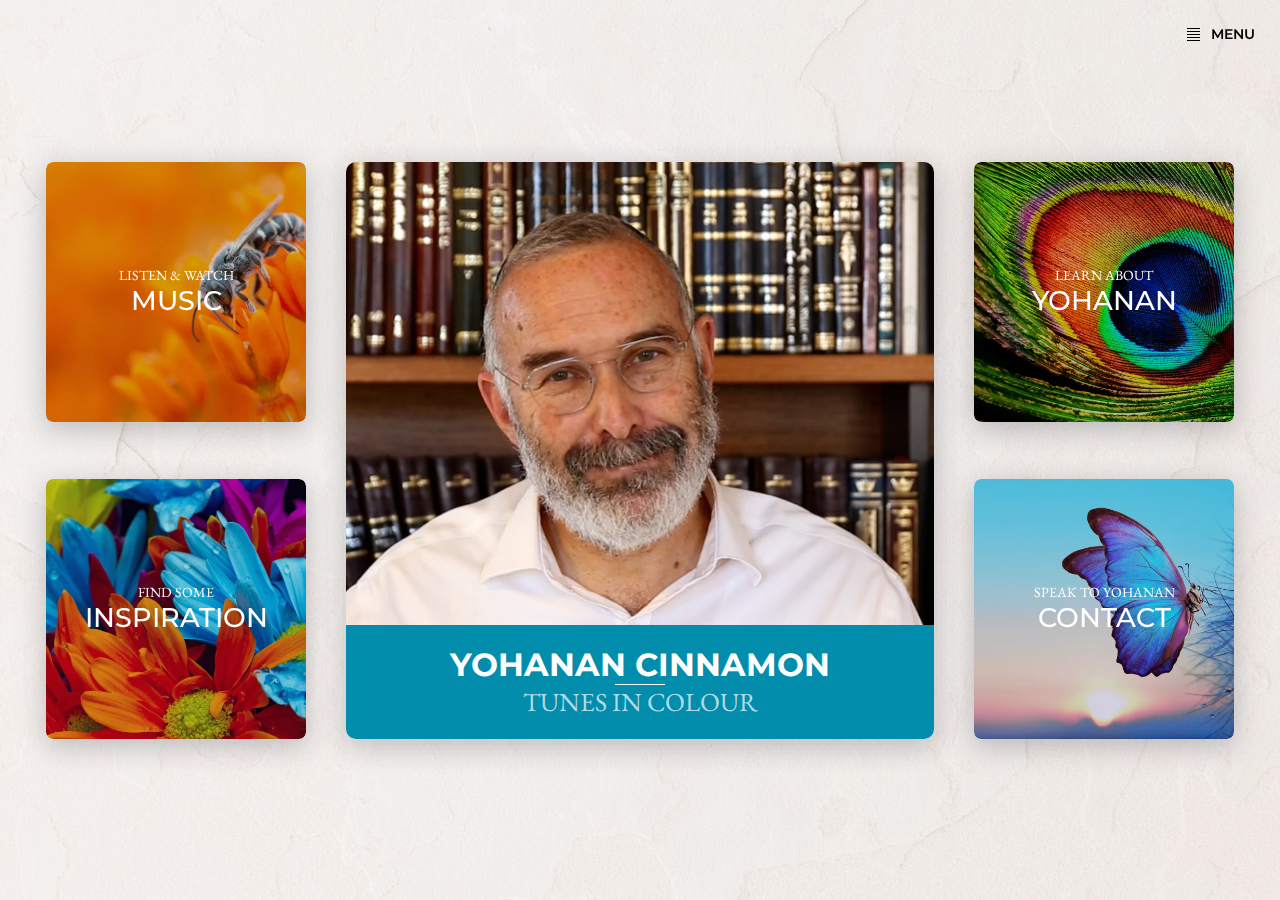
<file: index.html>
<!DOCTYPE html>
<html lang="en">
	<head>
		<meta charset="UTF-8" />
		<meta name="viewport" content="width=device-width, initial-scale=1.0" />
		<title>Yohanan Cinnamon | Composer</title>
		<link rel="stylesheet" href="nav.css" />
		<link rel="stylesheet" href="styles.css" />
		<link
			href="https://fonts.googleapis.com/css2?family=Montserrat:ital,wght@0,100..900;1,100..900&display=swap"
			rel="stylesheet"
		/>
		<link
			href="https://fonts.googleapis.com/css2?family=EB+Garamond:ital,wght@0,400..800;1,400..800&display=swap"
			rel="stylesheet"
		/>
		<link
			rel="stylesheet"
			href="https://cdnjs.cloudflare.com/ajax/libs/font-awesome/6.5.1/css/all.min.css"
			integrity="sha512-DTOQO9RWCH3ppGqcWaEA1BIZOC6xxalwEsw9c2QQeAIftl+Vegovlnee1c9QX4TctnWMn13TZye+giMm8e2LwA=="
			crossorigin="anonymous"
			referrerpolicy="no-referrer"
		/>
	</head>
	<body>
		<div class="navigation">
			<div class="nav-title">
				<h1><a href="index.html">Yohanan Cinnamon</a></h1>
			</div>
			<div class="nav-links">
				<ul class="page-links">
					<li><a href="music_7.html">Music</a></li>
					<li><a href="about.html">About</a></li>
					<li><a href="contact.html">Contact</a></li>
				</ul>
				<ul class="social-links">
					<li>
						<a href="https://www.facebook.com/yocinnamon/" target="_blank"
							><i class="fa-brands fa-facebook-f"></i
						></a>
					</li>
					<li>
						<a href="https://www.instagram.com/yohanancinnamon/" target="_blank"
							><i class="fa-brands fa-instagram"></i
						></a>
					</li>
					<li>
						<a href="mailto: yocinnamon@gmail.com" target="_blank"
							><i class="fa-regular fa-envelope"></i
						></a>
					</li>
				</ul>
			</div>
		</div>
		<nav>
			<div class="menu">
				<div class="burger-menu" onclick="toggleNavigation()">
					<div class="lines"></div>
					<div class="lines"></div>
					<div class="lines"></div>
					<div class="lines"></div>
					<div class="lines"></div>
				</div>
				<p onclick="toggleNavigation()">Menu</p>
			</div>
		</nav>

		<section class="main">
			<div class="background"></div>
			<div class="container">
				<div class="left">
					<a href="music_7.html" class="box1">
						<div class="box1 pic1">
							<p>Listen & Watch</p>
							<h5>Music</h5>
							<i class="fa-solid fa-arrow-right"></i>
						</div>
					</a>
					<a class="box1">
						<div class="box1 pic2">
							<p>Find Some</p>
							<h5>Inspiration</h5>
							<i class="fa-solid fa-arrow-right"></i>
						</div>
					</a>
				</div>
				<div class="middle">
					<div class="box2">
						<div class="banner">
							<h2>Yohanan Cinnamon</h2>
							<div class="line"></div>
							<h3>Tunes in Colour</h3>
						</div>
					</div>
				</div>
				<div class="right">
					<a href="about.html" class="box1">
						<div class="box1 pic3">
							<p>Learn About</p>
							<h5>Yohanan</h5>
							<i class="fa-solid fa-arrow-right"></i>
						</div>
					</a>
					<a href="contact.html" class="box1">
						<div class="box1 pic4">
							<p>Speak to Yohanan</p>
							<h5>Contact</h5>

							<i class="fa-solid fa-arrow-right"></i>
						</div>
					</a>
				</div>
			</div>
		</section>
		<script src="nav.js"></script>
	</body>
</html>
</file>
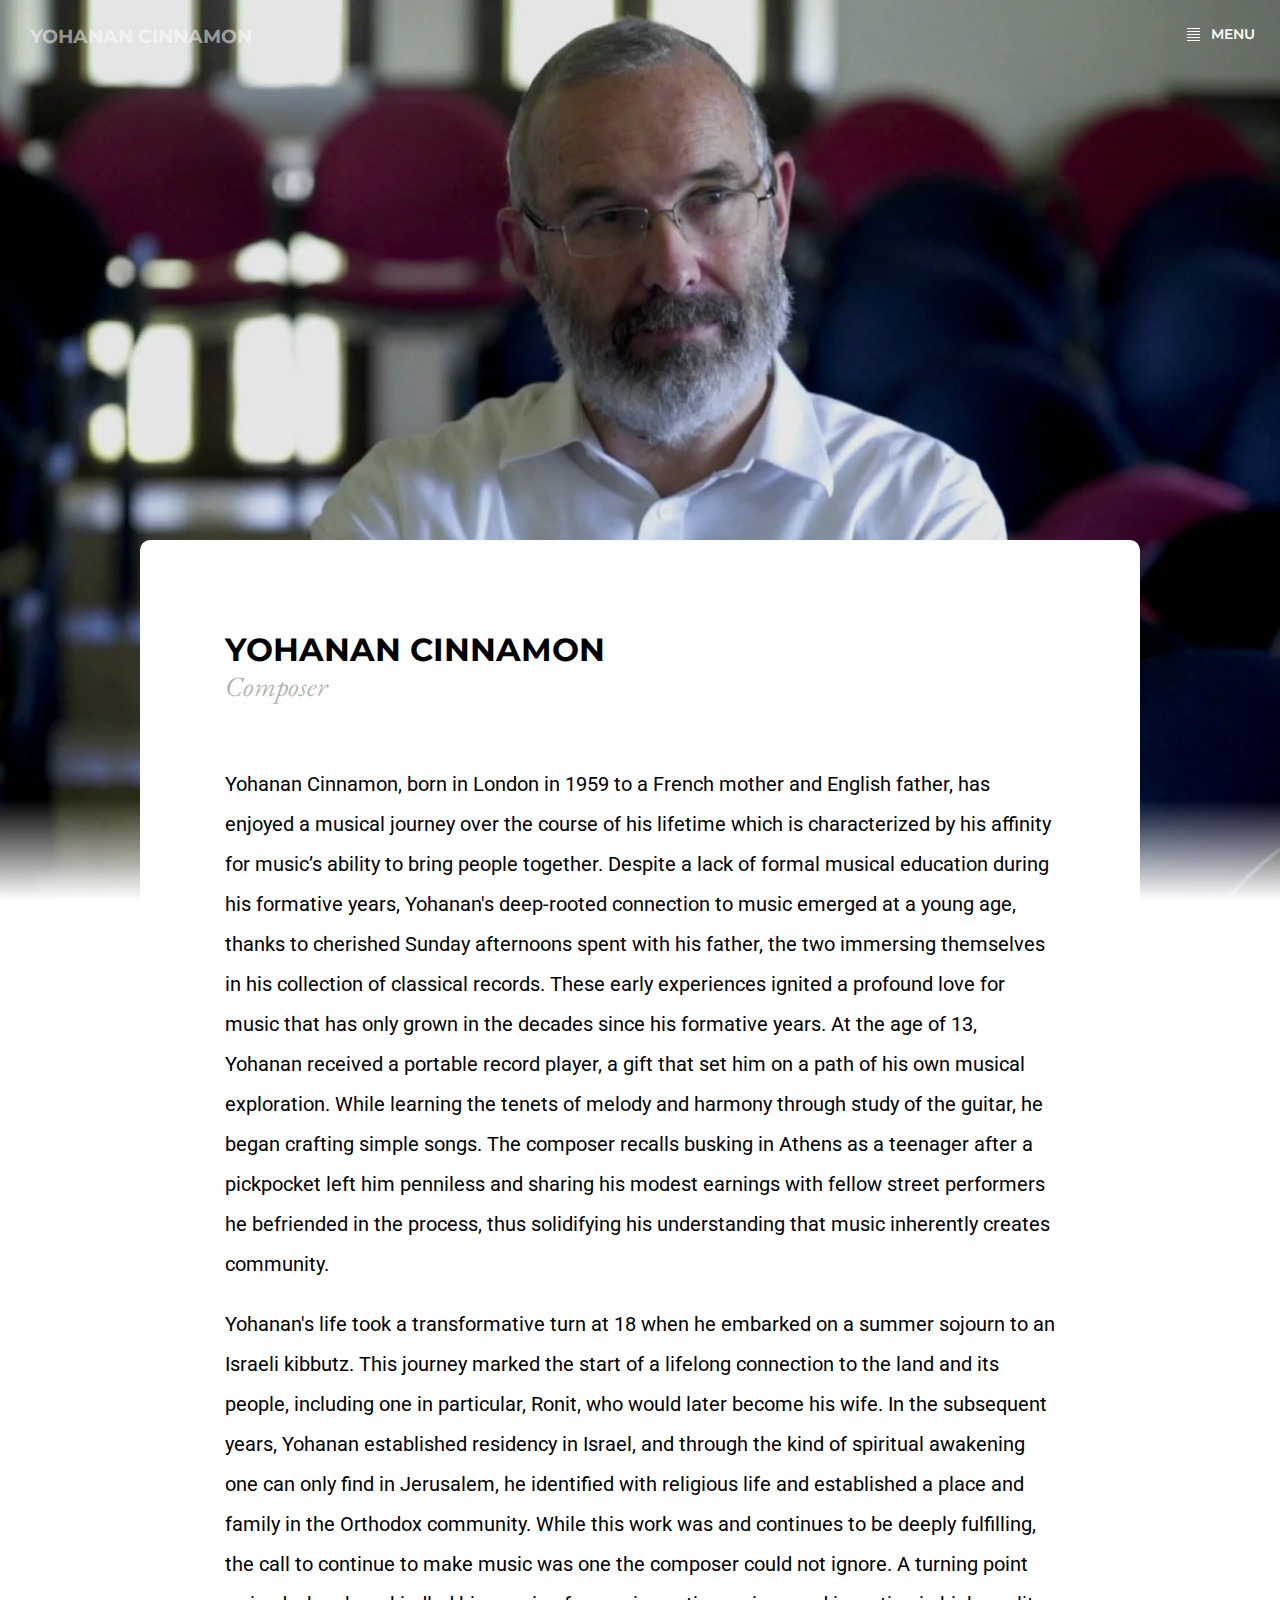
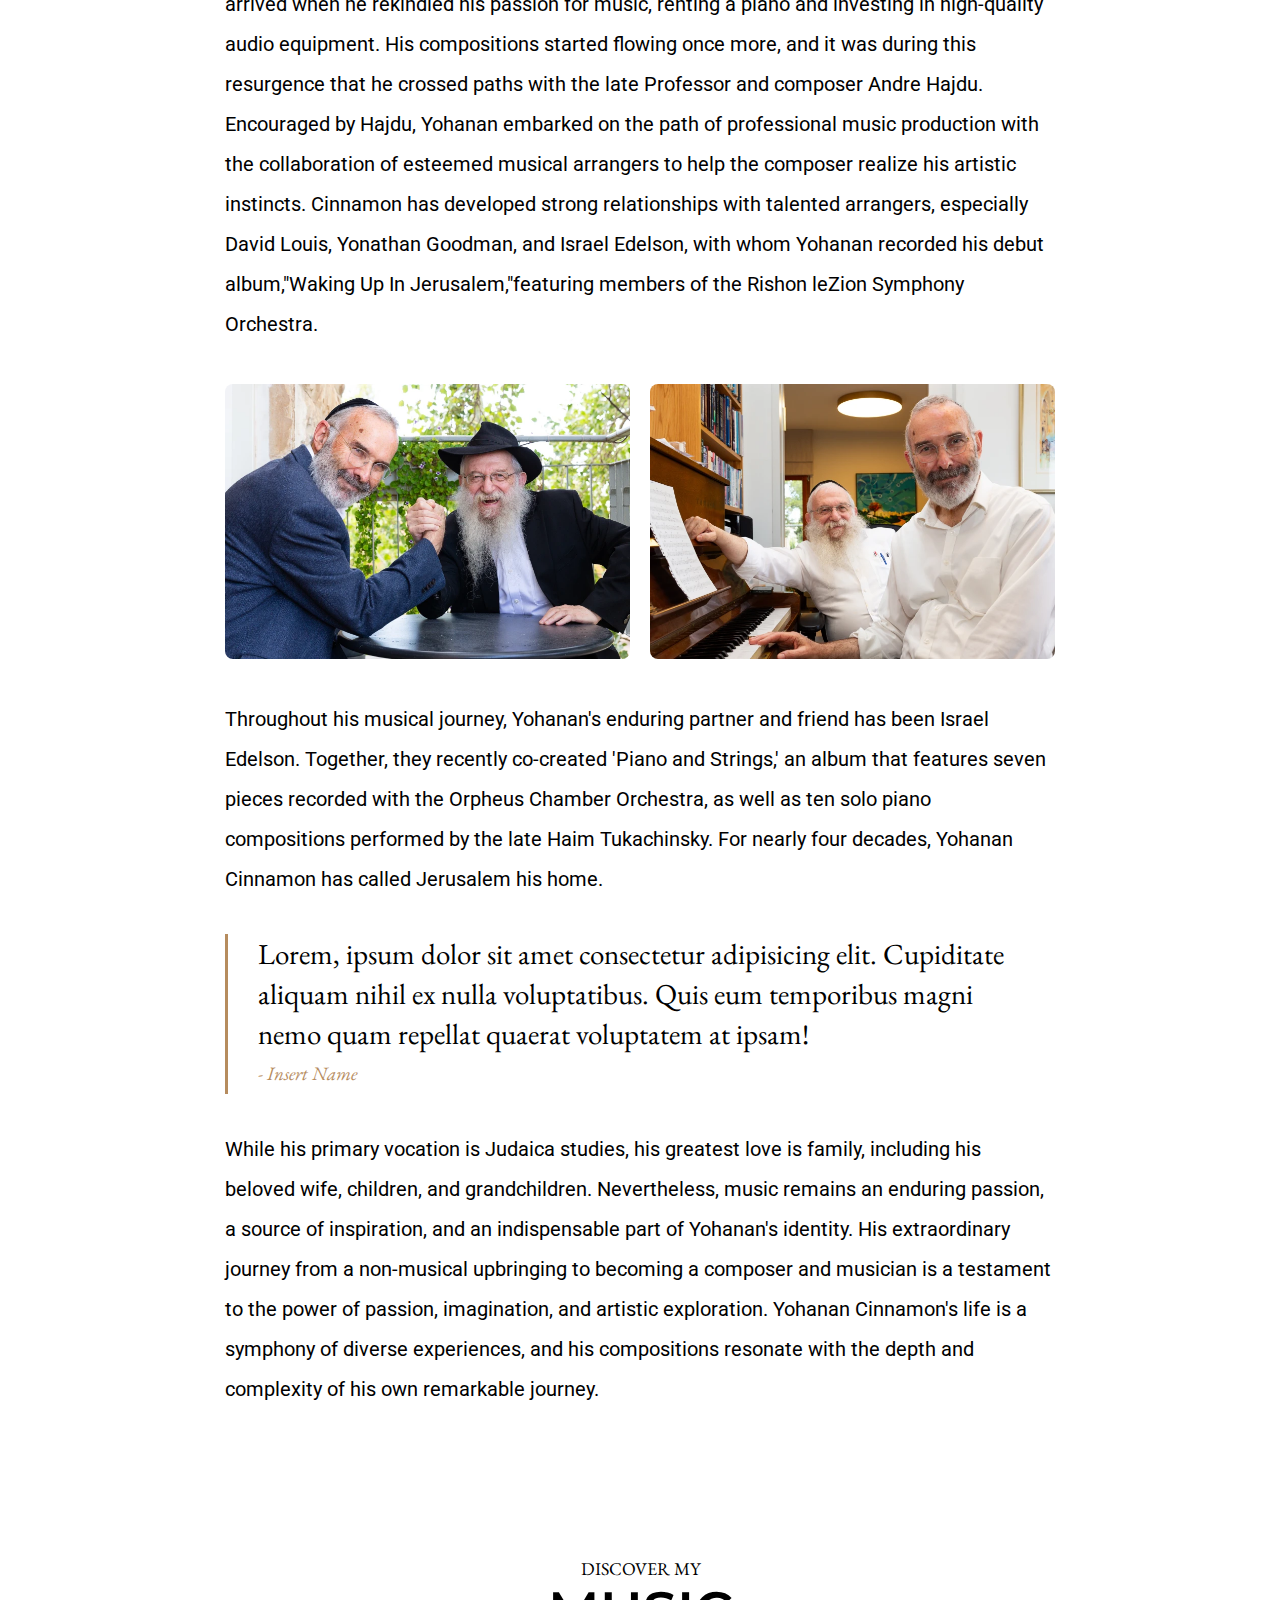
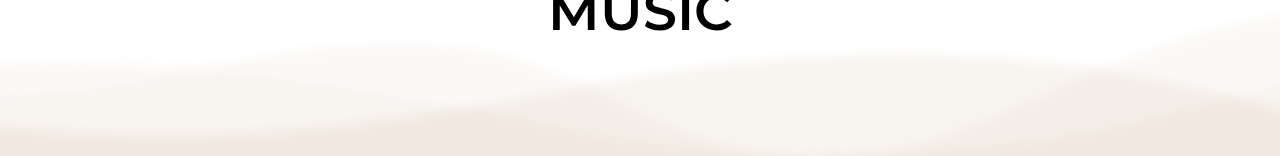
<file: about.html>
<!DOCTYPE html>
<html lang="en">
	<head>
		<meta charset="UTF-8" />
		<meta name="viewport" content="width=device-width, initial-scale=1.0" />
		<title>About Composer | Yohanan Cinnamon</title>
		<link rel="stylesheet" href="about_style.css" />
		<link rel="stylesheet" href="nav.css" />
		<link
			href="https://fonts.googleapis.com/css2?family=Montserrat:ital,wght@0,100..900;1,100..900&display=swap"
			rel="stylesheet"
		/>
		<link
			href="https://fonts.googleapis.com/css2?family=Roboto:wght@300;400;500;700&display=swap"
			rel="stylesheet"
		/>
		<link
			href="https://fonts.googleapis.com/css2?family=EB+Garamond:ital,wght@0,400..800;1,400..800&display=swap"
			rel="stylesheet"
		/>
		<link
			rel="stylesheet"
			href="https://cdnjs.cloudflare.com/ajax/libs/font-awesome/6.5.1/css/all.min.css"
			integrity="sha512-DTOQO9RWCH3ppGqcWaEA1BIZOC6xxalwEsw9c2QQeAIftl+Vegovlnee1c9QX4TctnWMn13TZye+giMm8e2LwA=="
			crossorigin="anonymous"
			referrerpolicy="no-referrer"
		/>
	</head>
	<body>
		<div class="navigation">
			<div class="nav-title">
				<h1><a href="index.html">Yohanan Cinnamon</a></h1>
			</div>
			<div class="nav-links">
				<ul class="page-links">
					<li><a href="music_7.html">Music</a></li>
					<li><a href="about.html">About</a></li>
					<li><a href="contact.html">Contact</a></li>
				</ul>
				<ul class="social-links">
					<li>
						<a href="https://www.facebook.com/yocinnamon/" target="_blank"
							><i class="fa-brands fa-facebook-f"></i
						></a>
					</li>
					<li>
						<a href="https://www.instagram.com/yohanancinnamon/"
							><i class="fa-brands fa-instagram"></i
						></a>
					</li>
					<li>
						<a href="mailto: yocinnamon@gmail.com" target="_blank"
							><i class="fa-regular fa-envelope"></i
						></a>
					</li>
				</ul>
			</div>
		</div>
		<nav>
			<div class="logo">
				<h3><a href="index.html">yohanan Cinnamon</a></h3>
			</div>
			<div class="menu-wrapper">
				<div class="menu">
					<div class="burger-menu" onclick="toggleNavigation()">
						<div class="lines"></div>
						<div class="lines"></div>
						<div class="lines"></div>
						<div class="lines"></div>
						<div class="lines"></div>
					</div>
					<p onclick="toggleNavigation()">Menu</p>
				</div>
			</div>
		</nav>
		<div class="container">
			<div class="main">
				<div class="about-container">
					<div class="about_section">
						<header class="header">
							<h3>Yohanan Cinnamon</h3>
							<p>Composer</p>
						</header>
						<p>
							Yohanan Cinnamon, born in London in 1959 to a French mother and
							English father, has enjoyed a musical journey over the course of
							his lifetime which is characterized by his affinity for music’s
							ability to bring people together. Despite a lack of formal musical
							education during his formative years, Yohanan's deep-rooted
							connection to music emerged at a young age, thanks to cherished
							Sunday afternoons spent with his father, the two immersing
							themselves in his collection of classical records. These early
							experiences ignited a profound love for music that has only grown
							in the decades since his formative years. At the age of 13,
							Yohanan received a portable record player, a gift that set him on
							a path of his own musical exploration. While learning the tenets
							of melody and harmony through study of the guitar, he began
							crafting simple songs. The composer recalls busking in Athens as a
							teenager after a pickpocket left him penniless and sharing his
							modest earnings with fellow street performers he befriended in the
							process, thus solidifying his understanding that music inherently
							creates community.
						</p>
						<p>
							Yohanan's life took a transformative turn at 18 when he embarked
							on a summer sojourn to an Israeli kibbutz. This journey marked the
							start of a lifelong connection to the land and its people,
							including one in particular, Ronit, who would later become his
							wife. In the subsequent years, Yohanan established residency in
							Israel, and through the kind of spiritual awakening one can only
							find in Jerusalem, he identified with religious life and
							established a place and family in the Orthodox community. While
							this work was and continues to be deeply fulfilling, the call to
							continue to make music was one the composer could not ignore. A
							turning point arrived when he rekindled his passion for music,
							renting a piano and investing in high-quality audio equipment. His
							compositions started flowing once more, and it was during this
							resurgence that he crossed paths with the late Professor and
							composer Andre Hajdu. Encouraged by Hajdu, Yohanan embarked on the
							path of professional music production with the collaboration of
							esteemed musical arrangers to help the composer realize his
							artistic instincts. Cinnamon has developed strong relationships
							with talented arrangers, especially David Louis, Yonathan Goodman,
							and Israel Edelson, with whom Yohanan recorded his debut
							album,"Waking Up In Jerusalem,"featuring members of the Rishon
							leZion Symphony Orchestra.
						</p>
						<div class="images">
							<img src="images/about-image-1.webp" alt="" />
							<img src="images/about-image-2.webp" alt="" />
						</div>
						<p>
							Throughout his musical journey, Yohanan's enduring partner and
							friend has been Israel Edelson. Together, they recently co-created
							'Piano and Strings,' an album that features seven pieces recorded
							with the Orpheus Chamber Orchestra, as well as ten solo piano
							compositions performed by the late Haim Tukachinsky. For nearly
							four decades, Yohanan Cinnamon has called Jerusalem his home.
						</p>
						<div class="quote">
							<p>
								Lorem, ipsum dolor sit amet consectetur adipisicing elit.
								Cupiditate aliquam nihil ex nulla voluptatibus. Quis eum
								temporibus magni nemo quam repellat quaerat voluptatem at ipsam!
							</p>
							<p class="quote_cite">- Insert Name</p>
						</div>
						<p>
							While his primary vocation is Judaica studies, his greatest love
							is family, including his beloved wife, children, and
							grandchildren. Nevertheless, music remains an enduring passion, a
							source of inspiration, and an indispensable part of Yohanan's
							identity. His extraordinary journey from a non-musical upbringing
							to becoming a composer and musician is a testament to the power of
							passion, imagination, and artistic exploration. Yohanan Cinnamon's
							life is a symphony of diverse experiences, and his compositions
							resonate with the depth and complexity of his own remarkable
							journey.
						</p>
					</div>
				</div>
				<div class="music_link">
					<a href="music_7.html">
						<p>Discover My</p>
						<h1>MUSIC</h1>
						<i class="fa-solid fa-arrow-right"></i>
					</a>
				</div>
			</div>
		</div>

		<script src="nav.js"></script>
	</body>
</html>
</file>
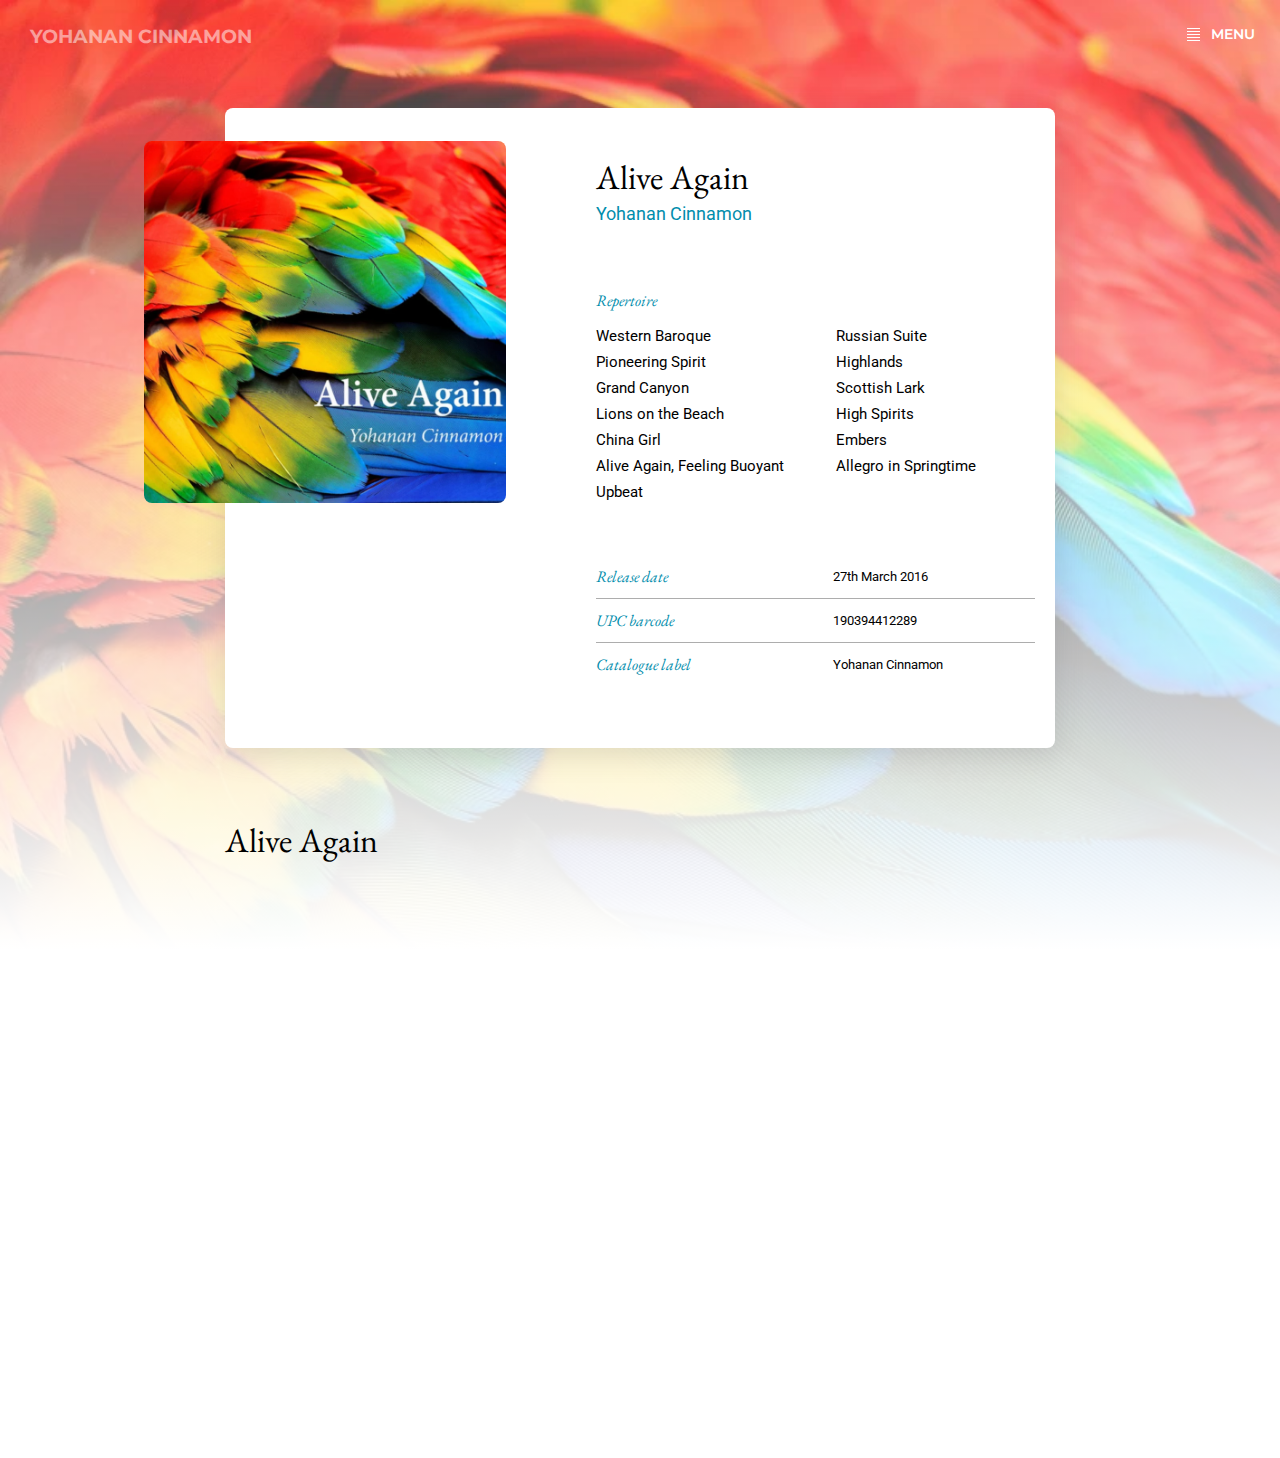
<file: album-alive-again.html>
<!DOCTYPE html>
<html lang="en">
	<head>
		<meta charset="UTF-8" />
		<meta name="viewport" content="width=device-width, initial-scale=1.0" />
		<title>Alive Again | Yohanan Cinnamon | Composer</title>
		<link rel="stylesheet" href="music_single.css" />
		<link rel="stylesheet" href="nav.css" />
		<link
			href="https://fonts.googleapis.com/css2?family=Montserrat:ital,wght@0,100..900;1,100..900&display=swap"
			rel="stylesheet"
		/>
		<link
			href="https://fonts.googleapis.com/css2?family=EB+Garamond:ital,wght@0,400..800;1,400..800&display=swap"
			rel="stylesheet"
		/>
		<link
			href="https://fonts.googleapis.com/css2?family=Roboto:ital,wght@0,100;0,300;0,400;0,500;0,700;0,900;1,100;1,300;1,400;1,500;1,700;1,900&display=swap"
			rel="stylesheet"
		/>
		<link
			rel="stylesheet"
			href="https://cdnjs.cloudflare.com/ajax/libs/font-awesome/6.5.1/css/all.min.css"
			integrity="sha512-DTOQO9RWCH3ppGqcWaEA1BIZOC6xxalwEsw9c2QQeAIftl+Vegovlnee1c9QX4TctnWMn13TZye+giMm8e2LwA=="
			crossorigin="anonymous"
			referrerpolicy="no-referrer"
		/>
	</head>
	<body>
		<div class="navigation">
			<div class="nav-title">
				<h1><a href="index.html">Yohanan Cinnamon</a></h1>
			</div>
			<div class="nav-links">
				<ul class="page-links">
					<li><a href="music_7.html">Music</a></li>
					<li><a href="about.html">About</a></li>
					<li><a href="contact.html">Contact</a></li>
				</ul>
				<ul class="social-links">
					<li>
						<a href="https://www.facebook.com/yocinnamon/" target="_blank"
							><i class="fa-brands fa-facebook-f"></i
						></a>
					</li>
					<li>
						<a href="https://www.instagram.com/yohanancinnamon/"
							><i class="fa-brands fa-instagram"></i
						></a>
					</li>
					<li>
						<a href="mailto: yocinnamon@gmail.com" target="_blank"
							><i class="fa-regular fa-envelope"></i
						></a>
					</li>
				</ul>
			</div>
		</div>
		<nav>
			<div class="logo">
				<h3><a href="index.html">yohanan Cinnamon</a></h3>
			</div>
			<div class="menu-wrapper">
				<div class="menu">
					<div class="burger-menu" onclick="toggleNavigation()">
						<div class="lines"></div>
						<div class="lines"></div>
						<div class="lines"></div>
						<div class="lines"></div>
						<div class="lines"></div>
					</div>
					<p onclick="toggleNavigation()">Menu</p>
				</div>
			</div>
		</nav>
		<div
			class="container"
			style="background-image: url(images/music-no-text-album-alive-again.webp)"
		>
			<div class="main-box">
				<div
					class="small-box"
					style="background-image: url(images/music-album-alive-again.webp)"
				></div>
				<div class="big-box">
					<div class="info-container">
						<div class="social">
							<a
								href="https://youtube.com/playlist?list=PLlGEQ_Dfq1FlVoc1CznT1lI-aNVw_8HgA&feature=shared"
								target="_blank"
								><i class="fa-brands fa-youtube"></i
							></a>
							<a
								href="https://open.spotify.com/album/1GVOmpZKwZEKRkpOlXD8mh?si=x9h5V9ZBRhCVvjR_RNRVGg"
								target="_blank"
								><i class="fa-brands fa-spotify"></i
							></a>
						</div>
						<div class="titles">
							<h3>Alive Again</h3>
							<p>Yohanan Cinnamon</p>
						</div>
						<div class="repertoire">
							<p>Repertoire</p>
							<div class="lists">
								<ul class="left">
									<li>Western Baroque</li>
									<li>Pioneering Spirit</li>
									<li>Grand Canyon</li>
									<li>Lions on the Beach</li>
									<li>China Girl</li>
									<li>Alive Again, Feeling Buoyant</li>
									<li>Upbeat</li>
								</ul>
								<ul class="right">
									<li>Russian Suite</li>
									<li>Highlands</li>
									<li>Scottish Lark</li>
									<li>High Spirits</li>
									<li>Embers</li>
									<li>Allegro in Springtime</li>
								</ul>
							</div>
						</div>
						<div class="info">
							<div class="release">
								<div class="left"><p>Release date</p></div>
								<div class="right">
									<p>27th March 2016</p>
								</div>
							</div>
							<div class="code">
								<div class="left">
									<p>UPC barcode</p>
								</div>
								<div class="right">
									<p>190394412289</p>
								</div>
							</div>
							<div class="label">
								<div class="left">
									<p>Catalogue label</p>
								</div>
								<div class="right">
									<p>Yohanan Cinnamon</p>
								</div>
							</div>
						</div>
					</div>
					<!-- end of big-box -->
				</div>
			</div>
			<div class="youtube-container">
				<h1>Alive Again</h1>
				<div class="spotify-box">
					<iframe
						src="https://open.spotify.com/embed/album/1GVOmpZKwZEKRkpOlXD8mh?utm_source=generator"
						width="100%"
						height="100%"
						frameborder="0"
						allowfullscreen=""
						allow="autoplay; clipboard-write; encrypted-media; fullscreen; picture-in-picture"
						loading="lazy"
					></iframe>
				</div>
			</div>
		</div>
		<!-- <script src="music_singles2.js"></script> -->
		<script src="nav.js"></script>
	</body>
</html>
</file>
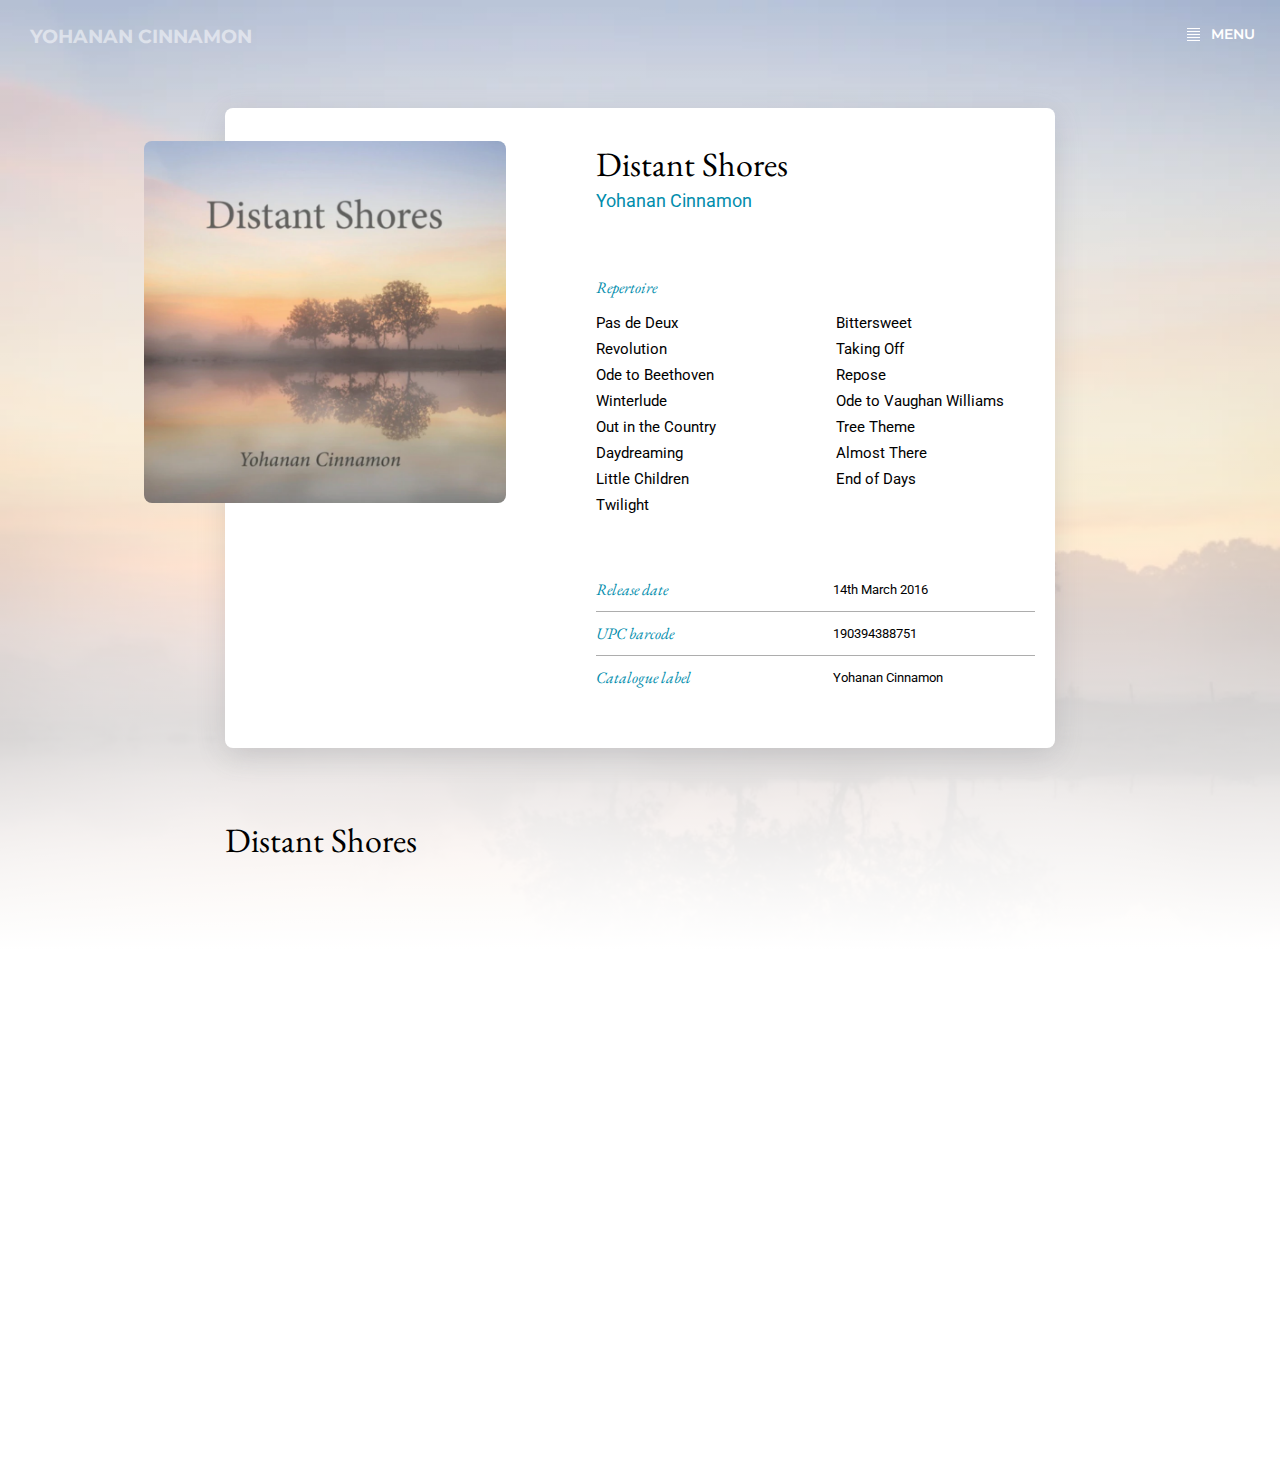
<file: album-distant-shores.html>
<!DOCTYPE html>
<html lang="en">
	<head>
		<meta charset="UTF-8" />
		<meta name="viewport" content="width=device-width, initial-scale=1.0" />
		<title>Distant Shores | Yohanan Cinnamon | Composer</title>
		<link rel="stylesheet" href="music_single.css" />
		<link rel="stylesheet" href="nav.css" />
		<link
			href="https://fonts.googleapis.com/css2?family=Montserrat:ital,wght@0,100..900;1,100..900&display=swap"
			rel="stylesheet"
		/>
		<link
			href="https://fonts.googleapis.com/css2?family=EB+Garamond:ital,wght@0,400..800;1,400..800&display=swap"
			rel="stylesheet"
		/>
		<link
			href="https://fonts.googleapis.com/css2?family=Roboto:ital,wght@0,100;0,300;0,400;0,500;0,700;0,900;1,100;1,300;1,400;1,500;1,700;1,900&display=swap"
			rel="stylesheet"
		/>
		<link
			rel="stylesheet"
			href="https://cdnjs.cloudflare.com/ajax/libs/font-awesome/6.5.1/css/all.min.css"
			integrity="sha512-DTOQO9RWCH3ppGqcWaEA1BIZOC6xxalwEsw9c2QQeAIftl+Vegovlnee1c9QX4TctnWMn13TZye+giMm8e2LwA=="
			crossorigin="anonymous"
			referrerpolicy="no-referrer"
		/>
	</head>
	<body>
		<div class="navigation">
			<div class="nav-title">
				<h1><a href="index.html">Yohanan Cinnamon</a></h1>
			</div>
			<div class="nav-links">
				<ul class="page-links">
					<li><a href="music_7.html">Music</a></li>
					<li><a href="about.html">About</a></li>
					<li><a href="contact.html">Contact</a></li>
				</ul>
				<ul class="social-links">
					<li>
						<a href="https://www.facebook.com/yocinnamon/" target="_blank"
							><i class="fa-brands fa-facebook-f"></i
						></a>
					</li>
					<li>
						<a href="https://www.instagram.com/yohanancinnamon/"
							><i class="fa-brands fa-instagram"></i
						></a>
					</li>
					<li>
						<a href="mailto: yocinnamon@gmail.com" target="_blank"
							><i class="fa-regular fa-envelope"></i
						></a>
					</li>
				</ul>
			</div>
		</div>
		<nav>
			<div class="logo">
				<h3><a href="index.html">yohanan Cinnamon</a></h3>
			</div>
			<div class="menu-wrapper">
				<div class="menu">
					<div class="burger-menu" onclick="toggleNavigation()">
						<div class="lines"></div>
						<div class="lines"></div>
						<div class="lines"></div>
						<div class="lines"></div>
						<div class="lines"></div>
					</div>
					<p onclick="toggleNavigation()">Menu</p>
				</div>
			</div>
		</nav>
		<div
			class="container"
			style="
				background-image: url(images/music-no-text-album-distant-shores.webp);
			"
		>
			<div class="main-box">
				<div
					class="small-box"
					style="background-image: url(images/music-album-distant-shores.webp)"
				></div>
				<div class="big-box">
					<div class="info-container">
						<div class="social">
							<a
								href="https://youtube.com/playlist?list=PLlGEQ_Dfq1Flmo5Xbsl___ZuHvymfK3Kz&feature=shared"
								target="_blank"
								><i class="fa-brands fa-youtube"></i
							></a>
							<a
								href="https://open.spotify.com/album/3TRzlbiI787a2lrASO0wzk?si=XVBXAXYfTgeDcJp8vLXohg"
								target="_blank"
								><i class="fa-brands fa-spotify"></i
							></a>
						</div>
						<div class="titles">
							<h3>Distant Shores</h3>
							<p>Yohanan Cinnamon</p>
						</div>
						<div class="repertoire">
							<p>Repertoire</p>
							<div class="lists">
								<ul class="left">
									<li>Pas de Deux</li>
									<li>Revolution</li>
									<li>Ode to Beethoven</li>
									<li>Winterlude</li>
									<li>Out in the Country</li>
									<li>Daydreaming</li>
									<li>Little Children</li>
									<li>Twilight</li>
								</ul>
								<ul class="right">
									<li>Bittersweet</li>
									<li>Taking Off</li>
									<li>Repose</li>
									<li>Ode to Vaughan Williams</li>
									<li>Tree Theme</li>
									<li>Almost There</li>
									<li>End of Days</li>
								</ul>
							</div>
						</div>
						<div class="info">
							<div class="release">
								<div class="left"><p>Release date</p></div>
								<div class="right">
									<p>14th March 2016</p>
								</div>
							</div>
							<div class="code">
								<div class="left">
									<p>UPC barcode</p>
								</div>
								<div class="right">
									<p>190394388751</p>
								</div>
							</div>
							<div class="label">
								<div class="left">
									<p>Catalogue label</p>
								</div>
								<div class="right">
									<p>Yohanan Cinnamon</p>
								</div>
							</div>
						</div>
					</div>
					<!-- end of big-box -->
				</div>
			</div>
			<div class="youtube-container">
				<h1>Distant Shores</h1>
				<div class="spotify-box">
					<iframe
						src="https://open.spotify.com/embed/album/3TRzlbiI787a2lrASO0wzk?utm_source=generator"
						width="100%"
						height="100%"
						frameborder="0"
						allowfullscreen=""
						allow="autoplay; clipboard-write; encrypted-media; fullscreen; picture-in-picture"
						loading="lazy"
					></iframe>
				</div>
			</div>
		</div>
		<!-- <script src="music_singles2.js"></script> -->
		<script src="nav.js"></script>
	</body>
</html>
</file>
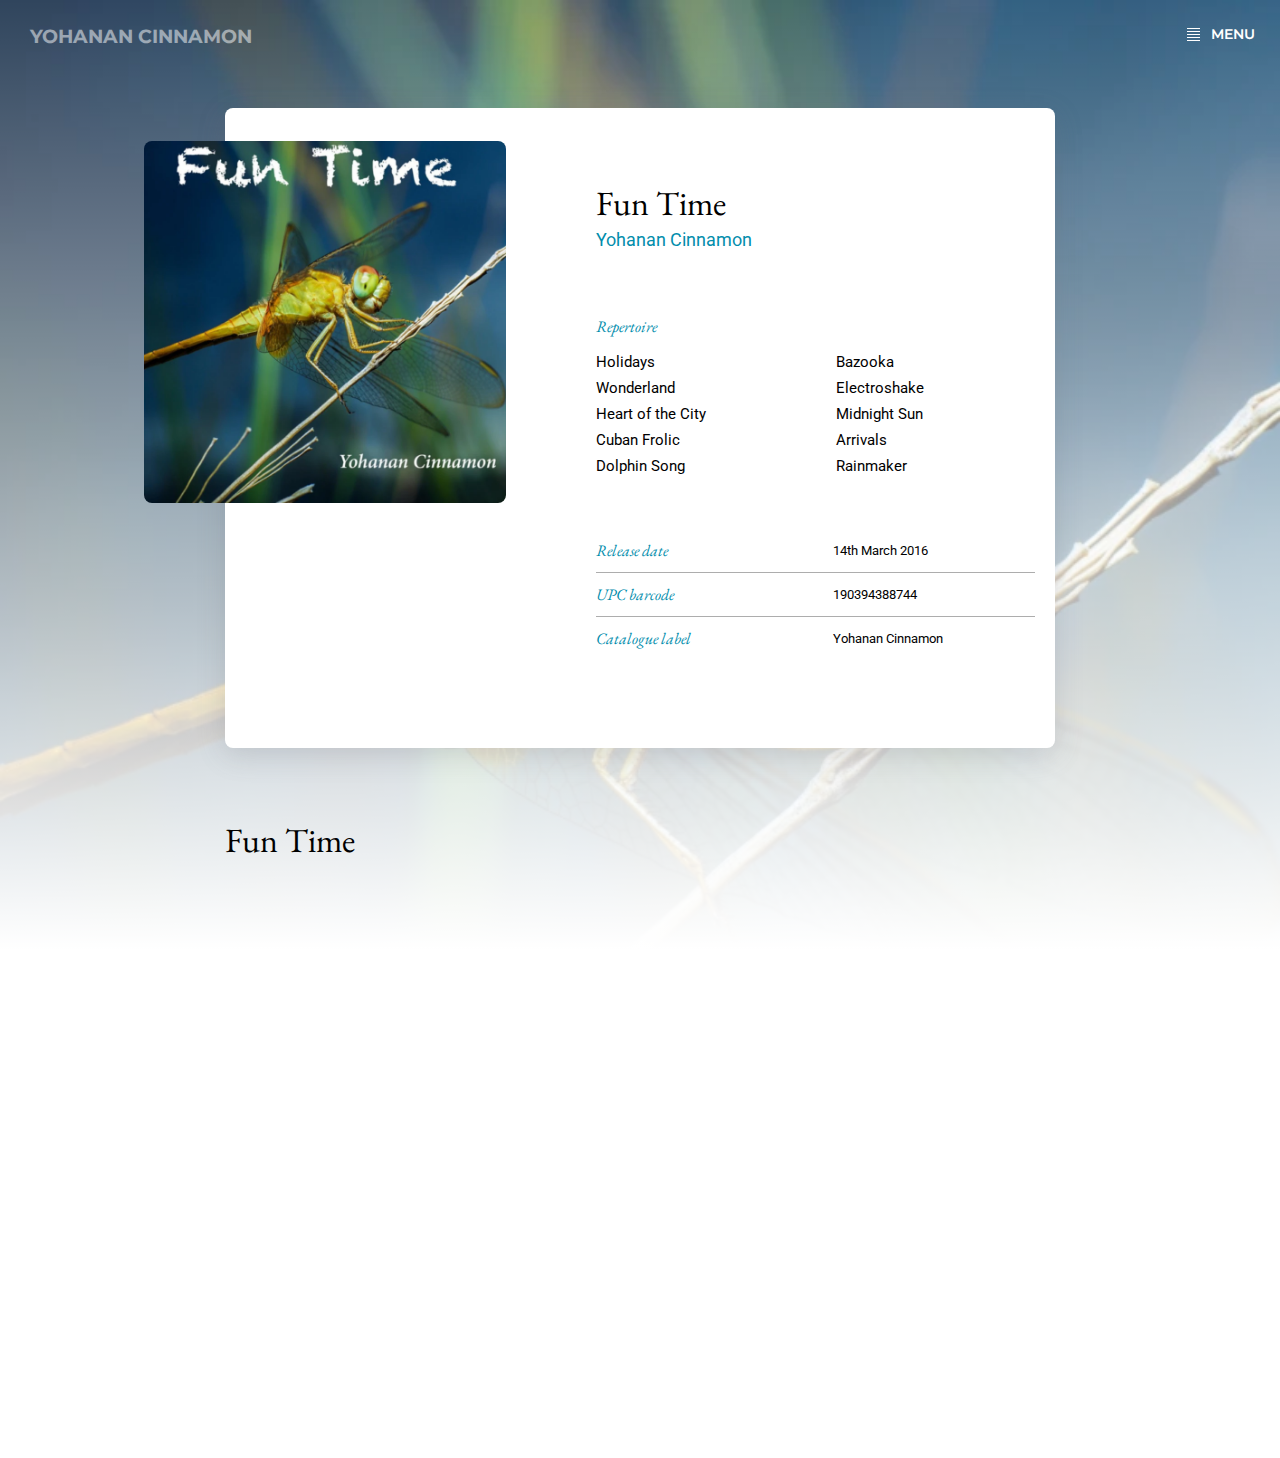
<file: album-fun-time.html>
<!DOCTYPE html>
<html lang="en">
	<head>
		<meta charset="UTF-8" />
		<meta name="viewport" content="width=device-width, initial-scale=1.0" />
		<title>Fun Time | Yohanan Cinnamon | Composer</title>
		<link rel="stylesheet" href="music_single.css" />
		<!-- Make sure Nav style sheet is last in order!!!!! -->
		<link rel="stylesheet" href="nav.css" />
		<link
			href="https://fonts.googleapis.com/css2?family=Montserrat:ital,wght@0,100..900;1,100..900&display=swap"
			rel="stylesheet"
		/>
		<link
			href="https://fonts.googleapis.com/css2?family=EB+Garamond:ital,wght@0,400..800;1,400..800&display=swap"
			rel="stylesheet"
		/>
		<link
			href="https://fonts.googleapis.com/css2?family=Roboto:ital,wght@0,100;0,300;0,400;0,500;0,700;0,900;1,100;1,300;1,400;1,500;1,700;1,900&display=swap"
			rel="stylesheet"
		/>
		<link
			rel="stylesheet"
			href="https://cdnjs.cloudflare.com/ajax/libs/font-awesome/6.5.1/css/all.min.css"
			integrity="sha512-DTOQO9RWCH3ppGqcWaEA1BIZOC6xxalwEsw9c2QQeAIftl+Vegovlnee1c9QX4TctnWMn13TZye+giMm8e2LwA=="
			crossorigin="anonymous"
			referrerpolicy="no-referrer"
		/>
	</head>
	<body>
		<div class="navigation">
			<div class="nav-title">
				<h1><a href="index.html">Yohanan Cinnamon</a></h1>
			</div>
			<div class="nav-links">
				<ul class="page-links">
					<li><a href="music_7.html">Music</a></li>
					<li><a href="about.html">About</a></li>
					<li><a href="contact.html">Contact</a></li>
				</ul>
				<ul class="social-links">
					<li>
						<a href="https://www.facebook.com/yocinnamon/" target="_blank"
							><i class="fa-brands fa-facebook-f"></i
						></a>
					</li>
					<li>
						<a href="https://www.instagram.com/yohanancinnamon/"
							><i class="fa-brands fa-instagram"></i
						></a>
					</li>
					<li>
						<a href="mailto: yocinnamon@gmail.com" target="_blank"
							><i class="fa-regular fa-envelope"></i
						></a>
					</li>
				</ul>
			</div>
		</div>
		<nav>
			<div class="logo">
				<h3><a href="index.html">Yohanan Cinnamon</a></h3>
			</div>
			<div class="menu-wrapper">
				<div class="menu">
					<div class="burger-menu" onclick="toggleNavigation()">
						<div class="lines"></div>
						<div class="lines"></div>
						<div class="lines"></div>
						<div class="lines"></div>
						<div class="lines"></div>
					</div>
					<p onclick="toggleNavigation()">Menu</p>
				</div>
			</div>
		</nav>
		<div
			class="container"
			style="background-image: url(images/music-no-text-album-fun-times.webp)"
		>
			<div class="main-box">
				<div
					class="small-box"
					style="background-image: url(images/music-album-fun-times.webp)"
				></div>
				<div class="big-box">
					<div class="info-container">
						<div class="social">
							<a
								href="https://youtube.com/playlist?list=PLlGEQ_Dfq1Fk_XOrx11DI11svxkDA0wVt&feature=shared"
								target="_blank"
								><i class="fa-brands fa-youtube"></i
							></a>
							<a
								href="https://open.spotify.com/album/5iLIewuAVjLO5qNeuxg1C0?si=XfrlxMPaTHijwp7cyW9s2Q"
								target="_blank"
								><i class="fa-brands fa-spotify"></i
							></a>
						</div>
						<div class="titles">
							<h3>Fun Time</h3>
							<p>Yohanan Cinnamon</p>
						</div>
						<div class="repertoire">
							<p>Repertoire</p>
							<div class="lists">
								<ul class="left">
									<li>Holidays</li>
									<li>Wonderland</li>
									<li>Heart of the City</li>
									<li>Cuban Frolic</li>
									<li>Dolphin Song</li>
								</ul>
								<ul class="right">
									<li>Bazooka</li>
									<li>Electroshake</li>
									<li>Midnight Sun</li>
									<li>Arrivals</li>
									<li>Rainmaker</li>
								</ul>
							</div>
						</div>
						<div class="info">
							<div class="release">
								<div class="left"><p>Release date</p></div>
								<div class="right">
									<p>14th March 2016</p>
								</div>
							</div>
							<div class="code">
								<div class="left">
									<p>UPC barcode</p>
								</div>
								<div class="right">
									<p>190394388744</p>
								</div>
							</div>
							<div class="label">
								<div class="left">
									<p>Catalogue label</p>
								</div>
								<div class="right">
									<p>Yohanan Cinnamon</p>
								</div>
							</div>
						</div>
					</div>
					<!-- end of big-box -->
				</div>
			</div>
			<div class="youtube-container">
				<h1>Fun Time</h1>
				<div class="spotify-box">
					<iframe
						src="https://open.spotify.com/embed/album/5iLIewuAVjLO5qNeuxg1C0?utm_source=generator"
						width="100%"
						height="100%"
						frameborder="0"
						allowfullscreen=""
						allow="autoplay; clipboard-write; encrypted-media; fullscreen; picture-in-picture"
						loading="lazy"
					></iframe>
				</div>
			</div>
		</div>
		<!-- <script src="music_singles2.js"></script> -->
		<script src="nav.js"></script>
	</body>
</html>
</file>
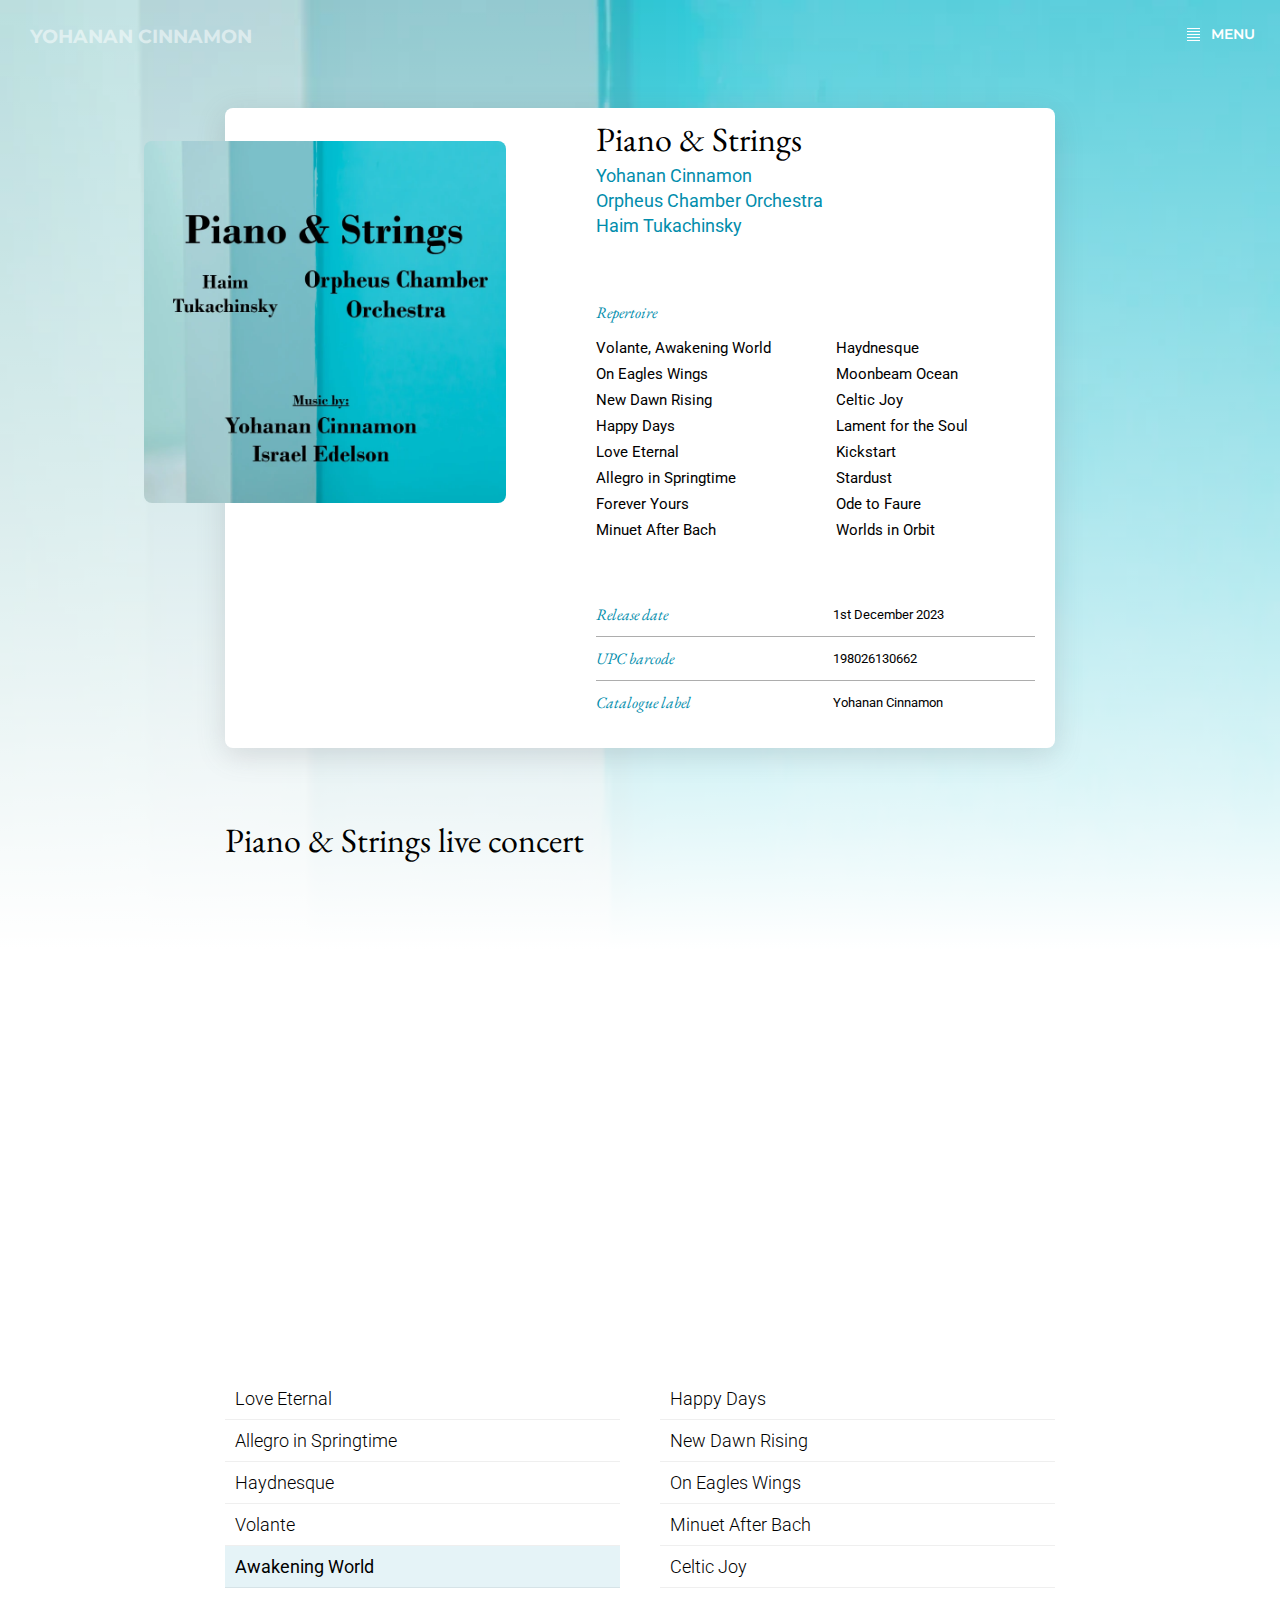
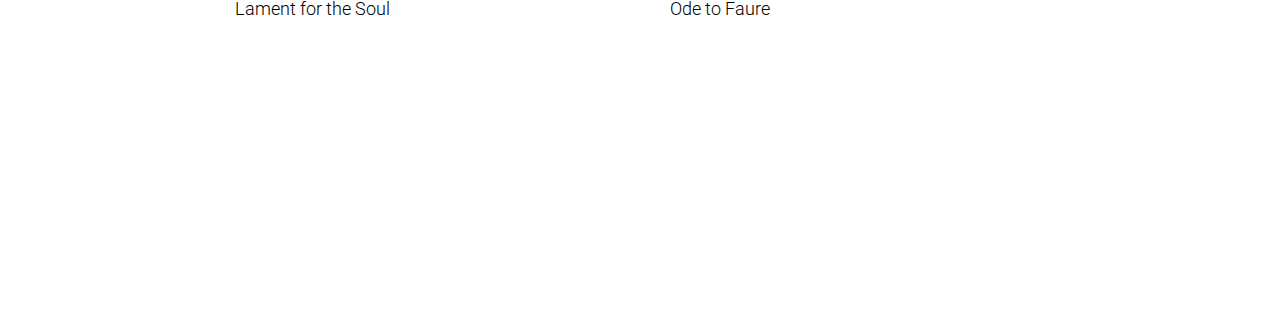
<file: album-piano-and-strings.html>
<!DOCTYPE html>
<html lang="en">
	<head>
		<meta charset="UTF-8" />
		<meta name="viewport" content="width=device-width, initial-scale=1.0" />
		<title>Piano &amp; Strings | Yohanan Cinnamon | Composer</title>
		<link rel="stylesheet" href="music_single.css" />
		<link rel="stylesheet" href="nav.css" />
		<link
			href="https://fonts.googleapis.com/css2?family=Montserrat:ital,wght@0,100..900;1,100..900&display=swap"
			rel="stylesheet"
		/>
		<link
			href="https://fonts.googleapis.com/css2?family=EB+Garamond:ital,wght@0,400..800;1,400..800&display=swap"
			rel="stylesheet"
		/>
		<link
			href="https://fonts.googleapis.com/css2?family=Roboto:ital,wght@0,100;0,300;0,400;0,500;0,700;0,900;1,100;1,300;1,400;1,500;1,700;1,900&display=swap"
			rel="stylesheet"
		/>
		<link
			rel="stylesheet"
			href="https://cdnjs.cloudflare.com/ajax/libs/font-awesome/6.5.1/css/all.min.css"
			integrity="sha512-DTOQO9RWCH3ppGqcWaEA1BIZOC6xxalwEsw9c2QQeAIftl+Vegovlnee1c9QX4TctnWMn13TZye+giMm8e2LwA=="
			crossorigin="anonymous"
			referrerpolicy="no-referrer"
		/>
	</head>
	<body>
		<div class="navigation">
			<div class="nav-title">
				<h1><a href="index.html">Yohanan Cinnamon</a></h1>
			</div>
			<div class="nav-links">
				<ul class="page-links">
					<li><a href="music_7.html">Music</a></li>
					<li><a href="about.html">About</a></li>
					<li><a href="contact.html">Contact</a></li>
				</ul>
				<ul class="social-links">
					<li>
						<a href="https://www.facebook.com/yocinnamon/" target="_blank"
							><i class="fa-brands fa-facebook-f"></i
						></a>
					</li>
					<li>
						<a href="https://www.instagram.com/yohanancinnamon/"
							><i class="fa-brands fa-instagram"></i
						></a>
					</li>
					<li>
						<a href="mailto: yocinnamon@gmail.com" target="_blank"
							><i class="fa-regular fa-envelope"></i
						></a>
					</li>
				</ul>
			</div>
		</div>
		<nav>
			<div class="logo">
				<h3><a href="index.html">Yohanan Cinnamon</a></h3>
			</div>
			<div class="menu-wrapper">
				<div class="menu">
					<div class="burger-menu" onclick="toggleNavigation()">
						<div class="lines"></div>
						<div class="lines"></div>
						<div class="lines"></div>
						<div class="lines"></div>
						<div class="lines"></div>
					</div>
					<p onclick="toggleNavigation()">Menu</p>
				</div>
			</div>
		</nav>
		<div
			class="container"
			style="
				background-image: url(images/music-no-text-album-piano-strings.webp);
			"
		>
			<div class="main-box">
				<div
					class="small-box"
					style="background-image: url(images/music-album-piano-strings.webp)"
				></div>
				<div class="big-box">
					<div class="info-container">
						<div class="social">
							<a
								href="https://youtube.com/playlist?list=PLlGEQ_Dfq1FleQk7h4ceUuy-_9Dc9rKFl&feature=shared"
								target="_blank"
								><i class="fa-brands fa-youtube"></i
							></a>
							<a
								href="https://open.spotify.com/album/0BzAj8uo65MJRI531Cn70u?si=ZG65wKMsRBmzD4_R4NpVVw"
								target="_blank"
								><i class="fa-brands fa-spotify"></i
							></a>
						</div>
						<div class="titles">
							<h3>Piano &amp; Strings</h3>
							<p>Yohanan Cinnamon</p>
							<p>Orpheus Chamber Orchestra</p>
							<p>Haim Tukachinsky</p>
						</div>
						<div class="repertoire">
							<p>Repertoire</p>
							<div class="lists">
								<ul class="left">
									<li>Volante, Awakening World</li>
									<li>On Eagles Wings</li>
									<li>New Dawn Rising</li>
									<li>Happy Days</li>
									<li>Love Eternal</li>
									<li>Allegro in Springtime</li>
									<li>Forever Yours</li>
									<li>Minuet After Bach</li>
								</ul>
								<ul class="right">
									<li>Haydnesque</li>
									<li>Moonbeam Ocean</li>
									<li>Celtic Joy</li>
									<li>Lament for the Soul</li>
									<li>Kickstart</li>
									<li>Stardust</li>
									<li>Ode to Faure</li>
									<li>Worlds in Orbit</li>
								</ul>
							</div>
						</div>
						<div class="info">
							<div class="release">
								<div class="left"><p>Release date</p></div>
								<div class="right">
									<p>1st December 2023</p>
								</div>
							</div>
							<div class="code">
								<div class="left">
									<p>UPC barcode</p>
								</div>
								<div class="right">
									<p>198026130662</p>
								</div>
							</div>
							<div class="label">
								<div class="left">
									<p>Catalogue label</p>
								</div>
								<div class="right">
									<p>Yohanan Cinnamon</p>
								</div>
							</div>
						</div>
					</div>
					<!-- end of big-box -->
				</div>
			</div>

			<div class="youtube-container">
				<h1>Piano &amp; Strings live concert</h1>
				<div class="youtube-box">
					<iframe
						width="100%"
						height="100%"
						src="https://www.youtube.com/embed/o8Tws_wFgII?si=Q7FXo4emauD2794l"
						title="YouTube video player"
						frameborder="0"
						allow="accelerometer; autoplay; clipboard-write; encrypted-media; gyroscope; picture-in-picture; web-share"
						referrerpolicy="strict-origin-when-cross-origin"
						allowfullscreen
					>
					</iframe>
				</div>
				<div class="play-list">
					<ul class="left">
						<li
							data-embed-code="https://www.youtube.com/embed/aj2unNYz09w?si=2kuUVFws8DuVII9b"
						>
							<p>Love Eternal</p>
							<i class="fa-solid fa-play"></i>
						</li>
						<li
							data-embed-code="https://www.youtube.com/embed/RiketnRQj08?si=-IHpdNVfyyPLcaxG"
						>
							<p>Allegro in Springtime</p>
							<i class="fa-solid fa-play"></i>
						</li>
						<li
							data-embed-code="https://www.youtube.com/embed/M4qjLKtrXrE?si=CYFO3oU_MUj9jPHQ"
						>
							<p>Haydnesque</p>
							<i class="fa-solid fa-play"></i>
						</li>

						<li
							data-embed-code="https://www.youtube.com/embed/9X9pII6LEjE?si=x3KajtNylhhiAX3g"
						>
							<p>Volante</p>
							<i class="fa-solid fa-play"></i>
						</li>
						<li
							class="active"
							data-embed-code="https://www.youtube.com/embed/o8Tws_wFgII?si=7c6w4M_HRDn6WpCq"
						>
							<p>Awakening World</p>
							<i class="fa-solid fa-pause"></i>
						</li>
						<li
							class="no-border"
							data-embed-code="https://www.youtube.com/embed/G3f0RCH8koQ?si=3MZsvDSDhezDUcX5"
						>
							<p>Lament for the Soul</p>
							<i class="fa-solid fa-play"></i>
						</li>
					</ul>
					<ul class="right">
						<li
							data-embed-code="https://www.youtube.com/embed/3P3dHiSFL3w?si=7JBcd4EzymqGFCkf"
						>
							<p>Happy Days</p>
							<i class="fa-solid fa-play"></i>
						</li>
						<li
							data-embed-code="https://www.youtube.com/embed/Y241Qcc18tk?si=de2XoQgbc-WPQsG7"
						>
							<p>New Dawn Rising</p>
							<i class="fa-solid fa-play"></i>
						</li>
						<li
							data-embed-code="https://www.youtube.com/embed/mo_OpAkIgHo?si=8ZgX3UZ0VDcuWGUF"
						>
							<p>On Eagles Wings</p>
							<i class="fa-solid fa-play"></i>
						</li>
						<li
							data-embed-code="https://www.youtube.com/embed/VEcHdmQPHtI?si=y9iaEnIbhG6N9Fbw"
						>
							<p>Minuet After Bach</p>
							<i class="fa-solid fa-play"></i>
						</li>
						<li
							data-embed-code="https://www.youtube.com/embed/AF3Px53RB6U?si=YRiqU7B755-t60jy"
						>
							<p>Celtic Joy</p>
							<i class="fa-solid fa-play"></i>
						</li>
						<li
							class="no-border"
							data-embed-code="https://www.youtube.com/embed/goJH5n_b08w?si=HYhSAdYtj6sbN3aj"
						>
							<p>Ode to Faure</p>
							<i class="fa-solid fa-play"></i>
						</li>
					</ul>
				</div>
			</div>

			<!-- ORGIINAL named #2 
			<div class="youtube-container2">
				<h1>Piano &amp; Strings live concert</h1>
				<div class="youtube-box2">
					<iframe
						width="100%"
						height="100%"
						src="https://www.youtube.com/embed/o8Tws_wFgII?si=Q7FXo4emauD2794l"
						title="YouTube video player"
						frameborder="0"
						allow="accelerometer; autoplay; clipboard-write; encrypted-media; gyroscope; picture-in-picture; web-share"
						referrerpolicy="strict-origin-when-cross-origin"
						allowfullscreen
					>
					</iframe>
				</div>
				<div class="play-list">
					<ul class="left">
						<li
							data-embed-code="https://www.youtube.com/embed/aj2unNYz09w?si=2kuUVFws8DuVII9b"
						>
							<p>Love Eternal</p>
							<i class="fa-solid fa-play"></i>
						</li>
						<li
							data-embed-code="https://www.youtube.com/embed/RiketnRQj08?si=-IHpdNVfyyPLcaxG"
						>
							<p>Allegro in Springtime</p>
							<i class="fa-solid fa-play"></i>
						</li>
						<li
							data-embed-code="https://www.youtube.com/embed/M4qjLKtrXrE?si=CYFO3oU_MUj9jPHQ"
						>
							<p>Haydnesque</p>
							<i class="fa-solid fa-play"></i>
						</li>

						<li
							data-embed-code="https://www.youtube.com/embed/9X9pII6LEjE?si=x3KajtNylhhiAX3g"
						>
							<p>Volante</p>
							<i class="fa-solid fa-play"></i>
						</li>
						<li
							class="active"
							data-embed-code="https://www.youtube.com/embed/o8Tws_wFgII?si=7c6w4M_HRDn6WpCq"
						>
							<p>Awakening World</p>
							<i class="fa-solid fa-pause"></i>
						</li>
						<li
							class="no-border"
							data-embed-code="https://www.youtube.com/embed/G3f0RCH8koQ?si=3MZsvDSDhezDUcX5"
						>
							<p>Lament for the Soul</p>
							<i class="fa-solid fa-play"></i>
						</li>
					</ul>
					<ul class="right">
						<li
							data-embed-code="https://www.youtube.com/embed/3P3dHiSFL3w?si=7JBcd4EzymqGFCkf"
						>
							<p>Happy Days</p>
							<i class="fa-solid fa-play"></i>
						</li>
						<li
							data-embed-code="https://www.youtube.com/embed/Y241Qcc18tk?si=de2XoQgbc-WPQsG7"
						>
							<p>New Dawn Rising</p>
							<i class="fa-solid fa-play"></i>
						</li>
						<li
							data-embed-code="https://www.youtube.com/embed/mo_OpAkIgHo?si=8ZgX3UZ0VDcuWGUF"
						>
							<p>On Eagles Wings</p>
							<i class="fa-solid fa-play"></i>
						</li>
						<li
							data-embed-code="https://www.youtube.com/embed/VEcHdmQPHtI?si=y9iaEnIbhG6N9Fbw"
						>
							<p>Minuet After Bach</p>
							<i class="fa-solid fa-play"></i>
						</li>
						<li
							data-embed-code="https://www.youtube.com/embed/AF3Px53RB6U?si=YRiqU7B755-t60jy"
						>
							<p>Celtic Joy</p>
							<i class="fa-solid fa-play"></i>
						</li>
						<li
							class="no-border"
							data-embed-code="https://www.youtube.com/embed/goJH5n_b08w?si=HYhSAdYtj6sbN3aj"
						>
							<p>Ode to Faure</p>
							<i class="fa-solid fa-play"></i>
						</li>
					</ul>
				</div>
			</div> -->
		</div>
		<!-- <script src="music_singles2.js"></script> -->
		<script src="nav.js"></script>
		<script src="music-player.js"></script>
	</body>
</html>
</file>
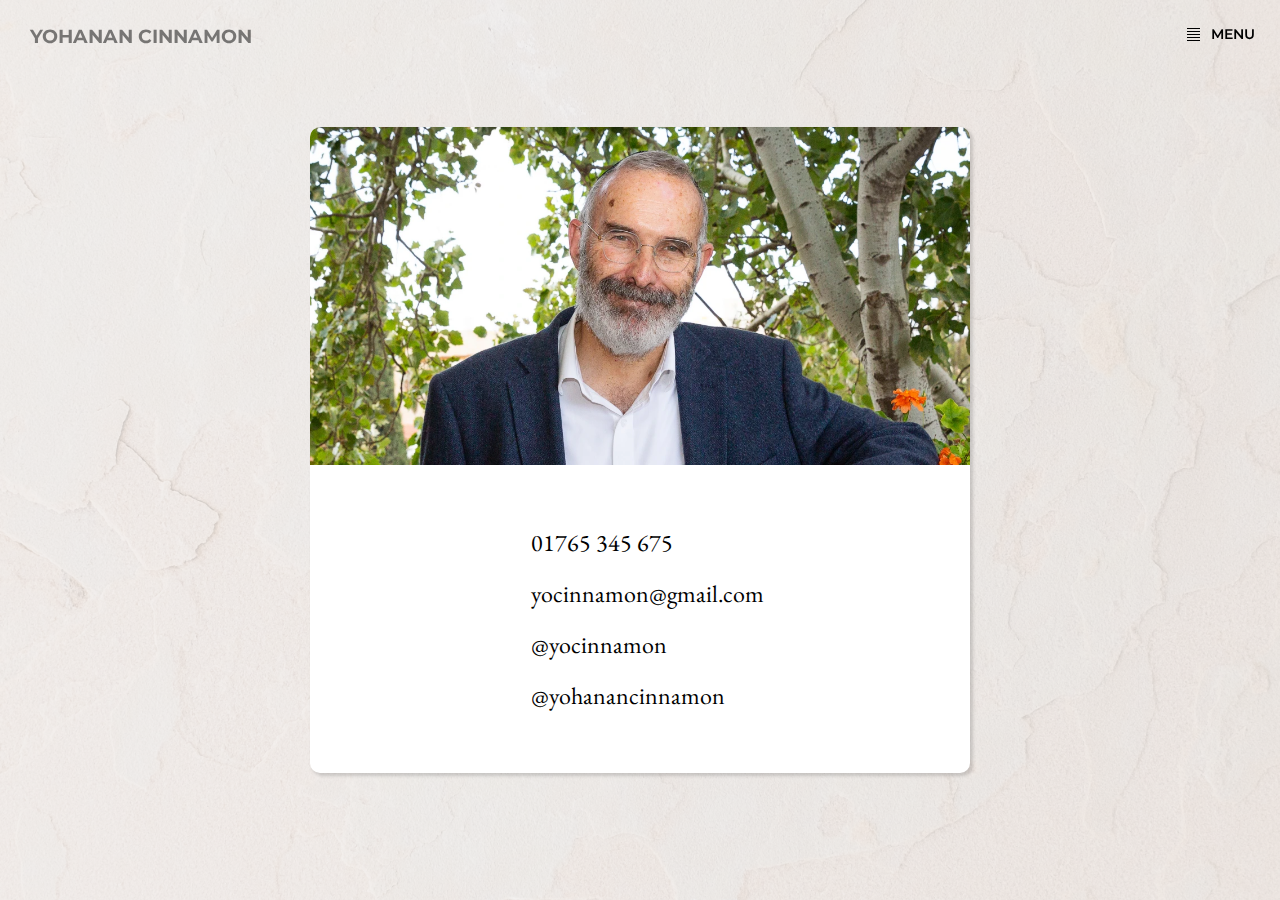
<file: contact.html>
<!DOCTYPE html>
<html lang="en">
	<head>
		<meta charset="UTF-8" />
		<meta name="viewport" content="width=device-width, initial-scale=1.0" />
		<title>Contact | Yohanan Cinnamon</title>
		<link rel="stylesheet" href="contact_style.css" />
		<link rel="stylesheet" href="nav.css" />
		<link
			href="https://fonts.googleapis.com/css2?family=EB+Garamond:ital,wght@0,400..800;1,400..800&display=swap"
			rel="stylesheet"
		/>
		<link
			href="https://fonts.googleapis.com/css2?family=Montserrat:ital,wght@0,100..900;1,100..900&display=swap"
			rel="stylesheet"
		/>
		<link
			rel="stylesheet"
			href="https://cdnjs.cloudflare.com/ajax/libs/font-awesome/6.5.1/css/all.min.css"
			integrity="sha512-DTOQO9RWCH3ppGqcWaEA1BIZOC6xxalwEsw9c2QQeAIftl+Vegovlnee1c9QX4TctnWMn13TZye+giMm8e2LwA=="
			crossorigin="anonymous"
			referrerpolicy="no-referrer"
		/>
	</head>
	<body>
		<div class="navigation">
			<div class="nav-title">
				<h1><a href="index.html">Yohanan Cinnamon</a></h1>
			</div>
			<div class="nav-links">
				<ul class="page-links">
					<li><a href="music_7.html">Music</a></li>
					<li><a href="about.html">About</a></li>
					<li><a href="contact.html">Contact</a></li>
				</ul>
				<ul class="social-links">
					<li>
						<a href="https://www.facebook.com/yocinnamon/" target="_blank"
							><i class="fa-brands fa-facebook-f"></i
						></a>
					</li>
					<li>
						<a href="https://www.instagram.com/yohanancinnamon/"
							><i class="fa-brands fa-instagram"></i
						></a>
					</li>
					<li>
						<a href="mailto: yocinnamon@gmail.com" target="_blank"
							><i class="fa-regular fa-envelope"></i
						></a>
					</li>
				</ul>
			</div>
		</div>
		<nav>
			<h3><a href="index.html">yohanan Cinnamon</a></h3>
			<div class="menu">
				<div class="burger-menu" onclick="toggleNavigation()">
					<div class="lines"></div>
					<div class="lines"></div>
					<div class="lines"></div>
					<div class="lines"></div>
					<div class="lines"></div>
				</div>
				<p onclick="toggleNavigation()">Menu</p>
			</div>
		</nav>
		<div class="background"></div>
		<div class="container">
			<div class="main">
				<div class="portrait_image"></div>
				<div class="contact_details">
					<ul>
						<li>
							<i class="fa-solid fa-phone"></i>
							<a>01765 345 675</a>
						</li>
						<li>
							<i class="fa-regular fa-envelope"></i>
							<a href="mailto: yocinnamon@gmail.com" target="_blank"
								>yocinnamon@gmail.com</a
							>
						</li>
						<li>
							<i class="fa-brands fa-facebook-f"></i>
							<a href="https://www.facebook.com/yocinnamon/" target="_blank"
								>@yocinnamon</a
							>
						</li>
						<li>
							<i class="fa-brands fa-instagram"></i>
							<a
								href="https://www.instagram.com/yohanancinnamon/"
								target="_blank"
								>@yohanancinnamon</a
							>
						</li>
					</ul>
				</div>
			</div>
		</div>
		<script src="nav.js"></script>
	</body>
</html>
</file>
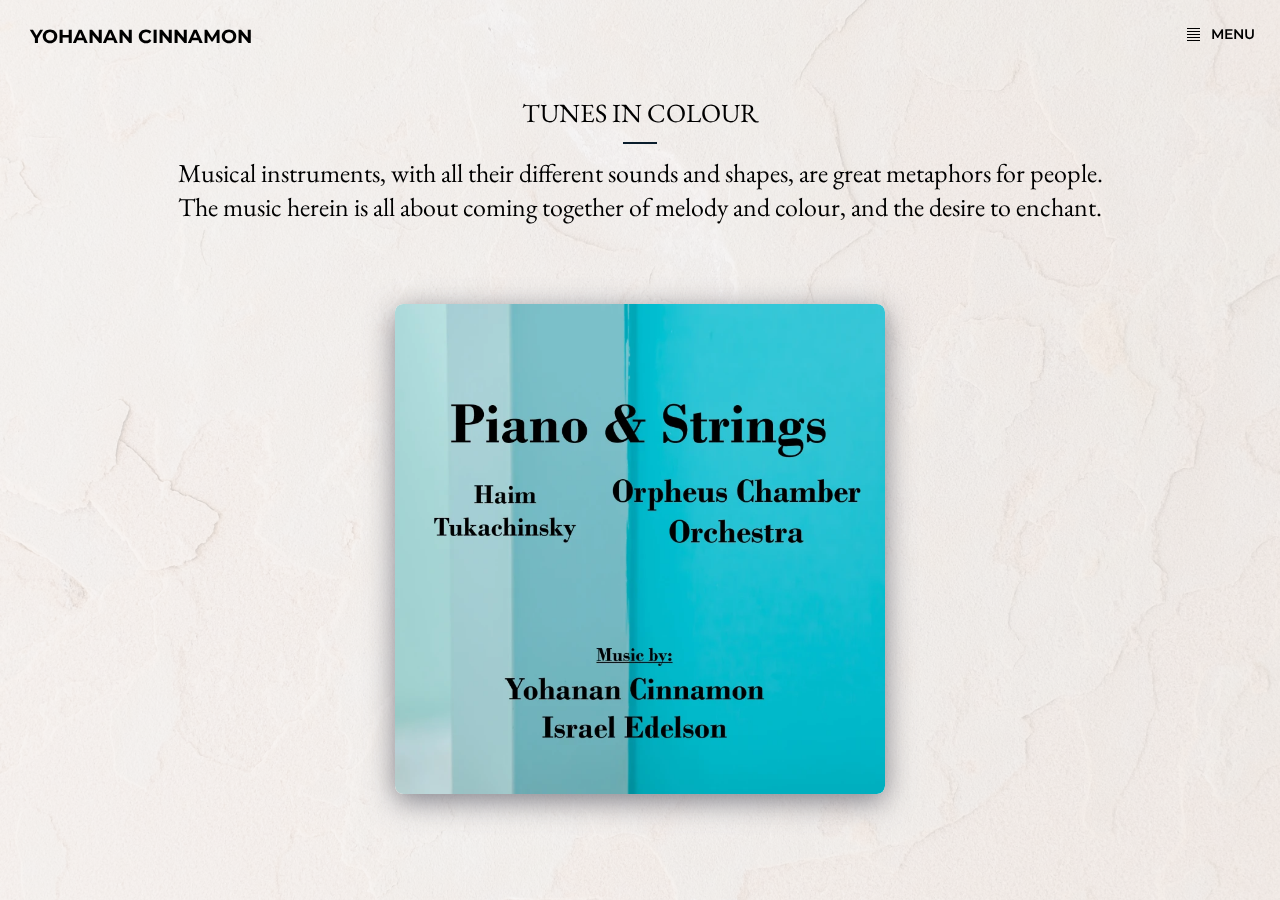
<file: music_7.html>
<!DOCTYPE html>
<html lang="en">
	<head>
		<meta charset="UTF-8" />
		<meta name="viewport" content="width=device-width, initial-scale=1.0" />
		<title>Yohanan Cinnamon | Music</title>
		<link rel="stylesheet" href="nav.css" />
		<link rel="stylesheet" href="music_7_style.css" />
		<link
			href="https://fonts.googleapis.com/css2?family=Montserrat:ital,wght@0,100..900;1,100..900&display=swap"
			rel="stylesheet"
		/>
		<link
			href="https://fonts.googleapis.com/css2?family=EB+Garamond:ital,wght@0,400..800;1,400..800&display=swap"
			rel="stylesheet"
		/>
		<link
			rel="stylesheet"
			href="https://cdnjs.cloudflare.com/ajax/libs/font-awesome/6.5.1/css/all.min.css"
			integrity="sha512-DTOQO9RWCH3ppGqcWaEA1BIZOC6xxalwEsw9c2QQeAIftl+Vegovlnee1c9QX4TctnWMn13TZye+giMm8e2LwA=="
			crossorigin="anonymous"
			referrerpolicy="no-referrer"
		/>
		<link
			rel="stylesheet"
			href="https://cdnjs.cloudflare.com/ajax/libs/OwlCarousel2/2.3.4/assets/owl.carousel.min.css"
			integrity="sha512-tS3S5qG0BlhnQROyJXvNjeEM4UpMXHrQfTGmbQ1gKmelCxlSEBUaxhRBj/EFTzpbP4RVSrpEikbmdJobCvhE3g=="
			crossorigin="anonymous"
		/>
	</head>
	<body>
		<div class="navigation">
			<div class="nav-title">
				<h1><a href="index.html">Yohanan Cinnamon</a></h1>
			</div>
			<div class="nav-links">
				<ul class="page-links">
					<li><a href="music_7.html">Music</a></li>
					<li><a href="about.html">About</a></li>
					<li><a href="contact.html">Contact</a></li>
				</ul>
				<ul class="social-links">
					<li>
						<a href="https://www.facebook.com/yocinnamon/" target="_blank"
							><i class="fa-brands fa-facebook-f"></i
						></a>
					</li>
					<li>
						<a href="https://www.instagram.com/yohanancinnamon/"
							><i class="fa-brands fa-instagram"></i
						></a>
					</li>
					<li>
						<a href="mailto: yocinnamon@gmail.com" target="_blank"><i class="fa-regular fa-envelope"></i></a>
					</li>
				</ul>
			</div>
		</div>
		<nav>
			<div class="logo">
				<h3><a href="index.html">yohanan Cinnamon</a></h3>
			</div>
			<div class="menu-wrapper">
				<div class="menu">
					<div class="burger-menu" onclick="toggleNavigation()">
						<div class="lines"></div>
						<div class="lines"></div>
						<div class="lines"></div>
						<div class="lines"></div>
						<div class="lines"></div>
					</div>
					<p onclick="toggleNavigation()">Menu</p>
				</div>
			</div>
		</nav>
		<div class="background"></div>
		<div class="container">
			<div class="main">
				<div class="tunes_text">
					<h3>Tunes in Colour</h3>
					<div class="line"></div>
					<p>
						Musical instruments, with all their different sounds and shapes, are great metaphors for people.<br />
						The music herein is all about coming together of melody and colour, and the desire to enchant.
					</p>
				</div>
				<div class="slider-container">
					<div class="slider">
						<a href="album-piano-and-strings.html"><img src="images/music-album-piano-strings.webp" alt="Image 1" /></a>
						<a href="album-alive-again.html"><img src="images/music-album-alive-again.webp" alt="Image 2" /></a>
						<a href="album-distant-shores.html"><img src="images/music-album-distant-shores.webp" alt="Image 3" /></a>
						<a href="album-fun-time.html"><img src="images/music-album-fun-times.webp" alt="Image 4" /></a>
					</div>
					<button class="prev-btn" onclick="prevSlide()"><i class="fa-regular fa-arrow-left"></i></button>
					<button class="next-btn" onclick="nextSlide()"><i class="fa-regular fa-arrow-right"></i></button>
				</div>
			</div>
		</div>
		<script src="nav.js"></script>
		<script src="script.js"></script>
	</body>
</html>
</file>
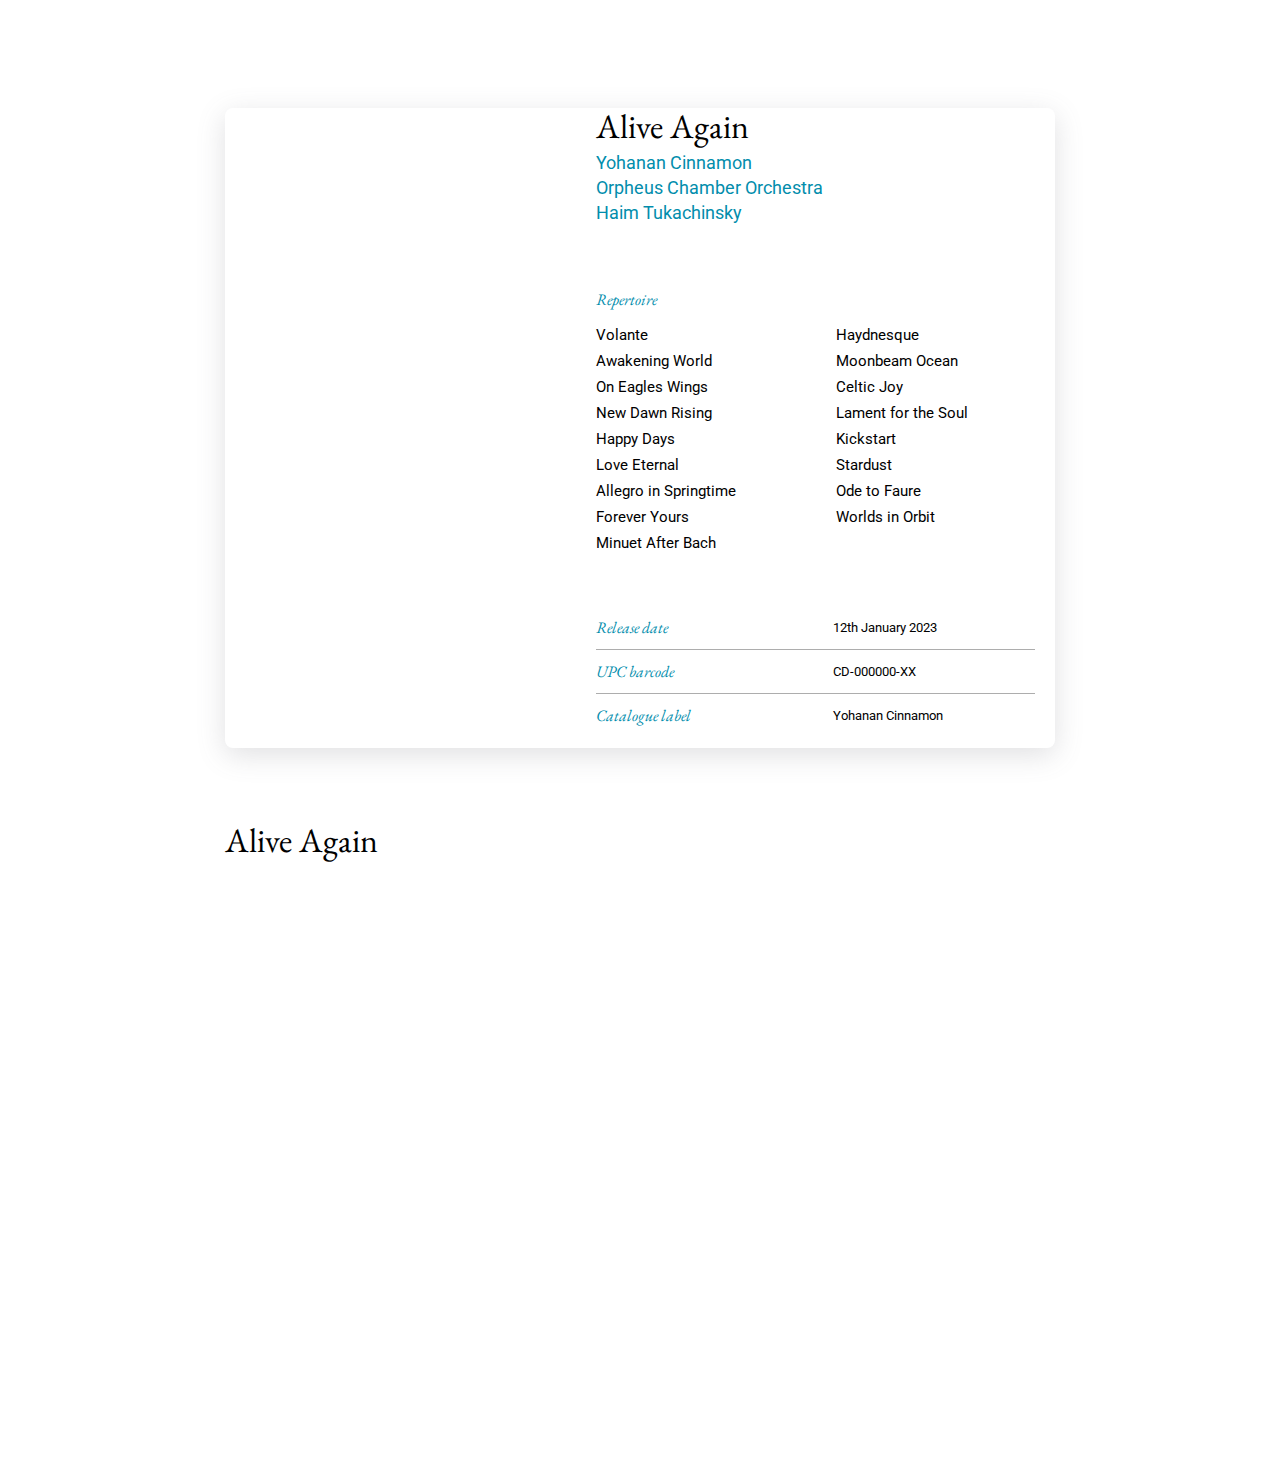
<file: music_single.html>
<!DOCTYPE html>
<html lang="en">
	<head>
		<meta charset="UTF-8" />
		<meta name="viewport" content="width=device-width, initial-scale=1.0" />
		<title>Yohanan Cinnamon | Singles</title>
		<link rel="stylesheet" href="nav.css" />
		<link rel="stylesheet" href="music_single.css" />
		<link
			href="https://fonts.googleapis.com/css2?family=Montserrat:ital,wght@0,100..900;1,100..900&display=swap"
			rel="stylesheet"
		/>
		<link
			href="https://fonts.googleapis.com/css2?family=EB+Garamond:ital,wght@0,400..800;1,400..800&display=swap"
			rel="stylesheet"
		/>
		<link
			href="https://fonts.googleapis.com/css2?family=Roboto:ital,wght@0,100;0,300;0,400;0,500;0,700;0,900;1,100;1,300;1,400;1,500;1,700;1,900&display=swap"
			rel="stylesheet"
		/>
		<link
			rel="stylesheet"
			href="https://cdnjs.cloudflare.com/ajax/libs/font-awesome/6.5.1/css/all.min.css"
			integrity="sha512-DTOQO9RWCH3ppGqcWaEA1BIZOC6xxalwEsw9c2QQeAIftl+Vegovlnee1c9QX4TctnWMn13TZye+giMm8e2LwA=="
			crossorigin="anonymous"
			referrerpolicy="no-referrer"
		/>
	</head>
	<body>
		<div class="navigation">
			<div class="nav-title">
				<h1><a href="index.html">Yohanan Cinnamon</a></h1>
			</div>
			<div class="nav-links">
				<ul class="page-links">
					<li><a href="music_7.html">Music</a></li>
					<li><a href="about.html">About</a></li>
					<li><a href="contact.html">Contact</a></li>
				</ul>
				<ul class="social-links">
					<li>
						<a href="https://www.facebook.com/yocinnamon/" target="_blank"
							><i class="fa-brands fa-facebook-f"></i
						></a>
					</li>
					<li>
						<a href="https://www.instagram.com/yohanancinnamon/"
							><i class="fa-brands fa-instagram"></i
						></a>
					</li>
					<li>
						<a href="mailto: yocinnamon@gmail.com" target="_blank"
							><i class="fa-regular fa-envelope"></i
						></a>
					</li>
				</ul>
			</div>
		</div>
		<nav>
			<div class="logo">
				<h3><a href="index.html">yohanan Cinnamon</a></h3>
			</div>
			<div class="menu-wrapper">
				<div class="menu">
					<div class="burger-menu" onclick="toggleNavigation()">
						<div class="lines"></div>
						<div class="lines"></div>
						<div class="lines"></div>
						<div class="lines"></div>
						<div class="lines"></div>
					</div>
					<p onclick="toggleNavigation()">Menu</p>
				</div>
			</div>
		</nav>
		<div class="container">
			<div class="main-box">
				<div class="small-box"></div>
				<div class="big-box">
					<div class="info-container">
						<div class="social">
							<a
								href="https://www.youtube.com/channel/UC33dKgPM-7kYlnXMRYeju9w"
								target="_blank"
								><i class="fa-brands fa-youtube"></i
							></a>
							<a
								href="https://open.spotify.com/artist/65hFjSS4a2jkB0uNG9BPFN?si=NRnI7GdhRV-GI_LHyLbP9g"
								target="_blank"
								><i class="fa-brands fa-spotify"></i
							></a>
						</div>
						<div class="titles">
							<h3>Alive Again</h3>
							<p>Yohanan Cinnamon</p>
							<p>Orpheus Chamber Orchestra</p>
							<p>Haim Tukachinsky</p>
						</div>
						<div class="repertoire">
							<p>Repertoire</p>
							<div class="lists">
								<ul class="left">
									<li>Volante</li>
									<li>Awakening World</li>
									<li>On Eagles Wings</li>
									<li>New Dawn Rising</li>
									<li>Happy Days</li>
									<li>Love Eternal</li>
									<li>Allegro in Springtime</li>
									<li>Forever Yours</li>
									<li>Minuet After Bach</li>
								</ul>
								<ul class="right">
									<li>Haydnesque</li>
									<li>Moonbeam Ocean</li>
									<li>Celtic Joy</li>
									<li>Lament for the Soul</li>
									<li>Kickstart</li>
									<li>Stardust</li>
									<li>Ode to Faure</li>
									<li>Worlds in Orbit</li>
								</ul>
							</div>
						</div>
						<div class="info">
							<div class="release">
								<div class="left"><p>Release date</p></div>
								<div class="right">
									<p>12th January 2023</p>
								</div>
							</div>
							<div class="code">
								<div class="left">
									<p>UPC barcode</p>
								</div>
								<div class="right">
									<p>CD-000000-XX</p>
								</div>
							</div>
							<div class="label">
								<div class="left">
									<p>Catalogue label</p>
								</div>
								<div class="right">
									<p>Yohanan Cinnamon</p>
								</div>
							</div>
						</div>
					</div>
					<!-- end of big-box -->
				</div>
			</div>
			<div class="youtube-container">
				<h1>Alive Again</h1>
				<div class="youtube-box">
					<iframe
						src="https://open.spotify.com/embed/album/1GVOmpZKwZEKRkpOlXD8mh?utm_source=generator"
						width="100%"
						height="100%"
						frameborder="0"
						allowfullscreen=""
						allow="autoplay; clipboard-write; encrypted-media; fullscreen; picture-in-picture"
						loading="lazy"
					></iframe>
				</div>
			</div>
		</div>
		<!-- <script src="music_singles2.js"></script> -->
		<script src="nav.js"></script>
	</body>
</html>
</file>
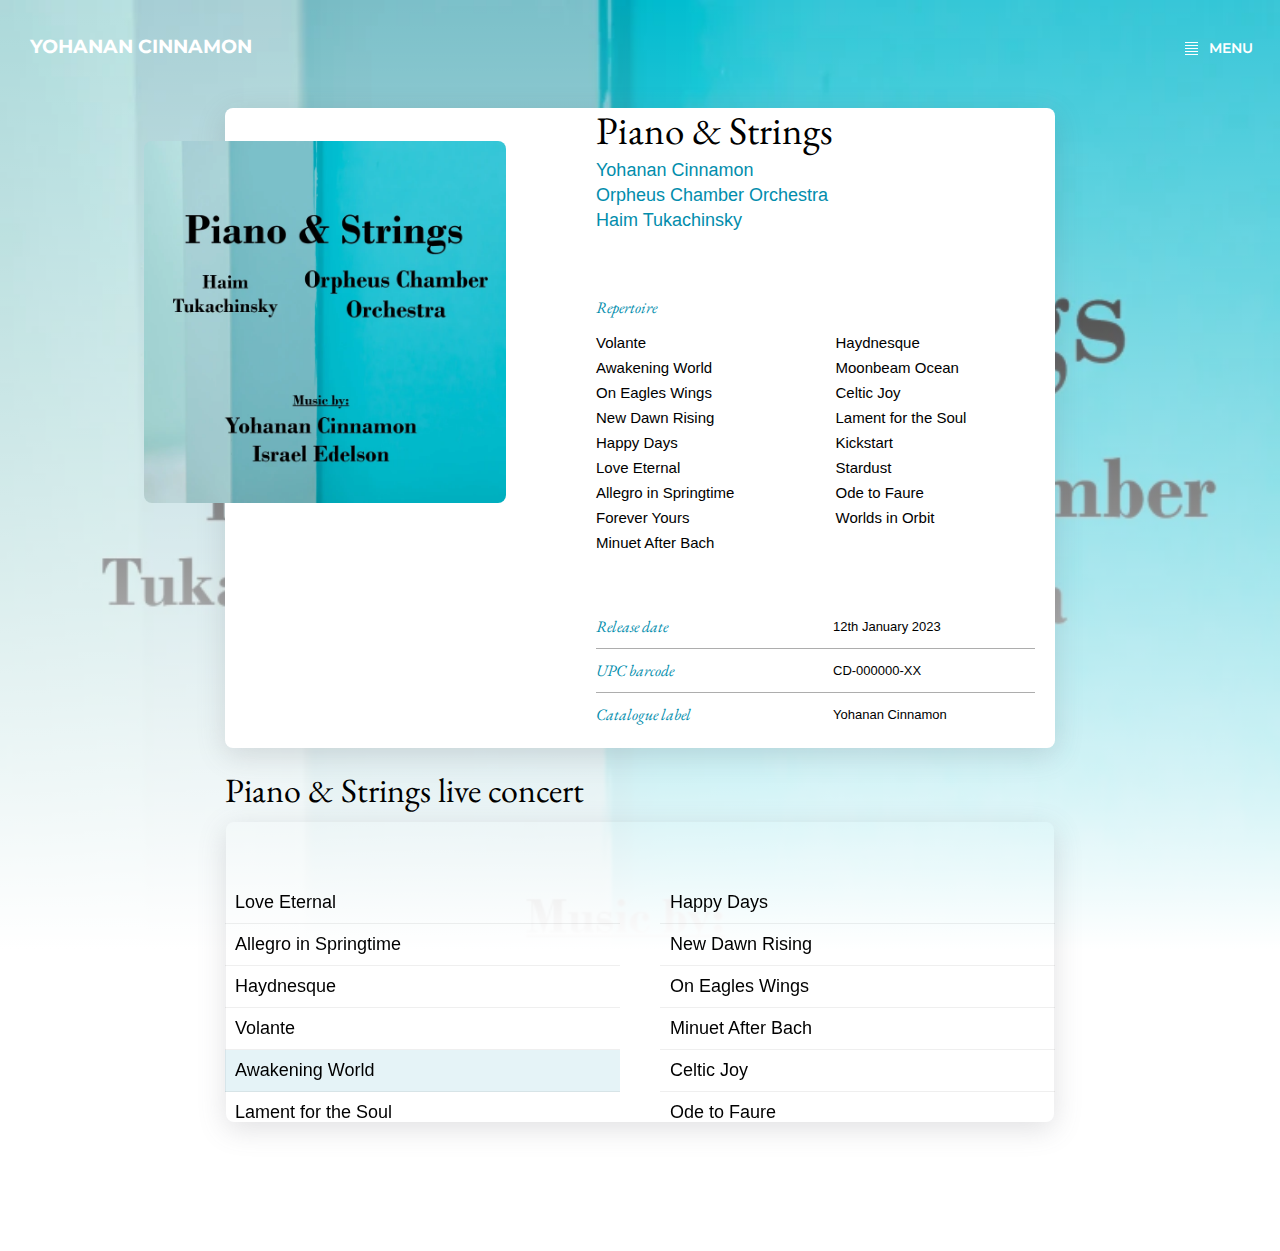
<file: music_singles2.html>
<!DOCTYPE html>
<html lang="en">
	<head>
		<meta charset="UTF-8" />
		<meta name="viewport" content="width=device-width, initial-scale=1.0" />
		<title>Yohanan Cinnamon | Singles</title>
		<link rel="stylesheet" href="nav.css" />
		<link rel="stylesheet" href="music_single.css" />
		<link rel="stylesheet" href="music_singles2.css" />
		<link
			href="https://fonts.googleapis.com/css2?family=Montserrat:ital,wght@0,100..900;1,100..900&display=swap"
			rel="stylesheet"
		/>
		<link
			href="https://fonts.googleapis.com/css2?family=EB+Garamond:ital,wght@0,400..800;1,400..800&display=swap"
			rel="stylesheet"
		/>
		<link
			rel="stylesheet"
			href="https://cdnjs.cloudflare.com/ajax/libs/font-awesome/6.5.1/css/all.min.css"
			integrity="sha512-DTOQO9RWCH3ppGqcWaEA1BIZOC6xxalwEsw9c2QQeAIftl+Vegovlnee1c9QX4TctnWMn13TZye+giMm8e2LwA=="
			crossorigin="anonymous"
			referrerpolicy="no-referrer"
		/>
	</head>
	<body>
		<div class="navigation">
			<div class="nav-title">
				<h1><a href="index.html">Yohanan Cinnamon</a></h1>
			</div>
			<div class="nav-links">
				<ul class="page-links">
					<li><a href="music_7.html">Music</a></li>
					<li><a href="about.html">About</a></li>
					<li><a href="contact.html">Contact</a></li>
				</ul>
				<ul class="social-links">
					<li>
						<a href="https://www.facebook.com/yocinnamon/" target="_blank"
							><i class="fa-brands fa-facebook-f"></i
						></a>
					</li>
					<li>
						<a href="https://www.instagram.com/yohanancinnamon/"
							><i class="fa-brands fa-instagram"></i
						></a>
					</li>
					<li>
						<a href="mailto: yocinnamon@gmail.com" target="_blank"
							><i class="fa-regular fa-envelope"></i
						></a>
					</li>
				</ul>
			</div>
		</div>
		<nav>
			<div class="logo">
				<h3><a href="index.html">yohanan Cinnamon</a></h3>
			</div>
			<div class="menu-wrapper">
				<div class="menu">
					<div class="burger-menu" onclick="toggleNavigation()">
						<div class="lines"></div>
						<div class="lines"></div>
						<div class="lines"></div>
						<div class="lines"></div>
						<div class="lines"></div>
					</div>
					<p onclick="toggleNavigation()">Menu</p>
				</div>
			</div>
		</nav>
		<div class="container">
			<div class="main-box">
				<div class="small-box"></div>
				<div class="big-box">
					<div class="info-container">
						<div class="social">
							<a
								href="https://www.youtube.com/channel/UC33dKgPM-7kYlnXMRYeju9w"
								target="_blank"
								><i class="fa-brands fa-youtube"></i
							></a>
							<a
								href="https://open.spotify.com/artist/65hFjSS4a2jkB0uNG9BPFN?si=NRnI7GdhRV-GI_LHyLbP9g"
								target="_blank"
								><i class="fa-brands fa-spotify"></i
							></a>
						</div>
						<div class="titles">
							<h3>Piano & Strings</h3>
							<p>Yohanan Cinnamon</p>
							<p>Orpheus Chamber Orchestra</p>
							<p>Haim Tukachinsky</p>
						</div>
						<div class="repertoire">
							<p>Repertoire</p>
							<div class="lists">
								<ul class="left">
									<li>Volante</li>
									<li>Awakening World</li>
									<li>On Eagles Wings</li>
									<li>New Dawn Rising</li>
									<li>Happy Days</li>
									<li>Love Eternal</li>
									<li>Allegro in Springtime</li>
									<li>Forever Yours</li>
									<li>Minuet After Bach</li>
								</ul>
								<ul class="right">
									<li>Haydnesque</li>
									<li>Moonbeam Ocean</li>
									<li>Celtic Joy</li>
									<li>Lament for the Soul</li>
									<li>Kickstart</li>
									<li>Stardust</li>
									<li>Ode to Faure</li>
									<li>Worlds in Orbit</li>
								</ul>
							</div>
						</div>
						<div class="info">
							<div class="release">
								<div class="left"><p>Release date</p></div>
								<div class="right">
									<p>12th January 2023</p>
								</div>
							</div>
							<div class="code">
								<div class="left">
									<p>UPC barcode</p>
								</div>
								<div class="right">
									<p>CD-000000-XX</p>
								</div>
							</div>
							<div class="label">
								<div class="left">
									<p>Catalogue label</p>
								</div>
								<div class="right">
									<p>Yohanan Cinnamon</p>
								</div>
							</div>
						</div>
					</div>
					<!-- end of big-box -->
				</div>
			</div>
			<div class="youtube-container2">
				<h1>Piano & Strings live concert</h1>
				<div class="youtube-box2">
					<iframe
						width="100%"
						height="100%"
						src="https://www.youtube.com/embed/o8Tws_wFgII?si=Q7FXo4emauD2794l"
						title="YouTube video player"
						frameborder="0"
						allow="accelerometer; autoplay; clipboard-write; encrypted-media; gyroscope; picture-in-picture; web-share"
						referrerpolicy="strict-origin-when-cross-origin"
						allowfullscreen
					>
						>
					</iframe>
				</div>
				<div class="play-list">
					<ul class="left">
						<li
							data-embed-code="https://www.youtube.com/embed/aj2unNYz09w?si=2kuUVFws8DuVII9b"
						>
							<p>Love Eternal</p>
							<i class="fa-solid fa-play"></i>
						</li>
						<li
							data-embed-code="https://www.youtube.com/embed/RiketnRQj08?si=-IHpdNVfyyPLcaxG"
						>
							<p>Allegro in Springtime</p>
							<i class="fa-solid fa-play"></i>
						</li>
						<li
							data-embed-code="https://www.youtube.com/embed/M4qjLKtrXrE?si=CYFO3oU_MUj9jPHQ"
						>
							<p>Haydnesque</p>
							<i class="fa-solid fa-play"></i>
						</li>

						<li
							data-embed-code="https://www.youtube.com/embed/9X9pII6LEjE?si=x3KajtNylhhiAX3g"
						>
							<p>Volante</p>
							<i class="fa-solid fa-play"></i>
						</li>
						<li
							class="active"
							data-embed-code="https://www.youtube.com/embed/o8Tws_wFgII?si=7c6w4M_HRDn6WpCq"
						>
							<p>Awakening World</p>
							<i class="fa-solid fa-pause"></i>
						</li>
						<li
							class="no-border"
							data-embed-code="https://www.youtube.com/embed/G3f0RCH8koQ?si=3MZsvDSDhezDUcX5"
						>
							<p>Lament for the Soul</p>
							<i class="fa-solid fa-play"></i>
						</li>
					</ul>
					<ul class="right">
						<li
							data-embed-code="https://www.youtube.com/embed/3P3dHiSFL3w?si=7JBcd4EzymqGFCkf"
						>
							<p>Happy Days</p>
							<i class="fa-solid fa-play"></i>
						</li>
						<li
							data-embed-code="https://www.youtube.com/embed/Y241Qcc18tk?si=de2XoQgbc-WPQsG7"
						>
							<p>New Dawn Rising</p>
							<i class="fa-solid fa-play"></i>
						</li>
						<li
							data-embed-code="https://www.youtube.com/embed/mo_OpAkIgHo?si=8ZgX3UZ0VDcuWGUF"
						>
							<p>On Eagles Wings</p>
							<i class="fa-solid fa-play"></i>
						</li>
						<li
							data-embed-code="https://www.youtube.com/embed/VEcHdmQPHtI?si=y9iaEnIbhG6N9Fbw"
						>
							<p>Minuet After Bach</p>
							<i class="fa-solid fa-play"></i>
						</li>
						<li
							data-embed-code="https://www.youtube.com/embed/AF3Px53RB6U?si=YRiqU7B755-t60jy"
						>
							<p>Celtic Joy</p>
							<i class="fa-solid fa-play"></i>
						</li>
						<li
							class="no-border"
							data-embed-code="https://www.youtube.com/embed/goJH5n_b08w?si=HYhSAdYtj6sbN3aj"
						>
							<p>Ode to Faure</p>
							<i class="fa-solid fa-play"></i>
						</li>
					</ul>
				</div>
			</div>
		</div>
		<!-- <script src="music_singles2.js"></script> -->
		<script src="nav.js"></script>
		<script src="music-player.js"></script>
	</body>
</html>
</file>
<file: nav.css>
a,
a:hover,
a:focus,
a:active {
	text-decoration: none;
	color: inherit;
}

nav {
	position: absolute;
	top: 0;
	left: 0;
	display: flex;
	align-items: center;
	justify-content: space-between;
	background-color: transparent;
	width: 100%;
	color: #fff;
}

nav h3 {
	margin: 0;
	padding: 25px;
	padding-left: 30px;
	text-transform: uppercase;
}

/* nav h3 a {
	font-size: 20px;
} */

nav h3:hover {
	opacity: 50%;
	transition: 0.3s;
}

.logo h3 {
	z-index: 1000;
}

.burger-menu {
	display: flex;
	flex-direction: column;
	align-items: center;
	justify-content: space-between;
	cursor: pointer;
}

.lines {
	width: 13px;
	padding-top: 1px;
	background-color: #000;
	margin-bottom: 2px;
}

.navigation {
	position: fixed;
	top: -100%;
	right: 0;
	width: 70vw;
	/* height: 100px; */
	padding-top: 25px;
	margin: 0;
	display: flex;
	align-items: center;
	justify-content: flex-end;
	background-color: transparent;
	transition: top 0.6s ease-in-out, opacity 0.5s ease-in-out;
	z-index: 1000;
	backdrop-filter: blur(5px);
}
/* Styles for when navigation is open */
.nav-open .container {
	backdrop-filter: blur(5px);
}

/* added apr 17 */
.nav-open nav {
	display: block;
	z-index: 999;
	width: 50%;
}
.nav-open .menu {
	display: none;
	/* transition: 0.3s ease-in-out; */
}
.nav-open .left,
.nav-open .right,
.nav-open .middle,
.nav-open .container {
	transition: opacity 0.5s ease, backdrop-filter 0.5s ease, transform 0.5s ease;
	opacity: 0.4;
	backdrop-filter: blur(5px);
	z-index: 0;
	background-color: rgba(255, 255, 255, 0.072);
}

.nav-title {
	display: none;
	transition: 0.5s ease;
}
.navigation.show {
	top: 0;
}

.nav-title h1 {
	font-size: 20px;
	padding-left: 20px;
	margin-top: 0;
	text-transform: uppercase;
	/* transition: 0.5s ease; */
}
.nav-links {
	display: flex;
	gap: 20px;
	padding-right: 20px;
}
.social-links i {
	padding-right: 12px;
}
.social-links,
.page-links {
	display: flex;
	align-items: center;
	gap: 20px;
	list-style-type: none;
	padding-left: 0;
	margin: 0;
	font-weight: 600;
	font-size: 14px;
}
.page-links {
	border-right: #000 solid 1px;
	padding-right: 20px;
}

.nav-title h1 {
	font-size: 20px;
	padding-left: 30px;
}

.social-links li:hover,
.page-links li:hover,
.nav-title h1:hover {
	transition: 0.3s ease-in-out;
	opacity: 50%;
}

/* Div containing burger menu plus "MENU" text */
.menu {
	display: flex;
	align-items: center;
	justify-content: end;
	/* The burger menu sits in the middle of the box and so to get it to be in line with the logo I've had to reduce padding top  */
	/* but now it sits directly in line with the logo which is 25px. I used .menu p to help calculate */
	margin-top: 0;
	padding: 13px;
	padding-right: 25px;
	padding-bottom: 0;
	color: #000;
	font-weight: 600;
	text-transform: uppercase;
	font-size: 14px;
	position: absolute;
	top: 0;
	right: 0;
	gap: 11px;
}

.menu p {
	margin-top: 12px;
}

.menu p,
.menu .links {
	cursor: pointer;
}

.menu p:hover,
.burger-menu:hover {
	opacity: 50%;
	transition: 0.3s ease;
}

@media screen and (max-width: 1000px) {
	.navigation.show {
		padding-top: 25px;
		padding-left: 25px;
	}
	.navigation {
		width: 100vw;
		/* height: 270px; */
		background-color: #fff;
		flex-direction: column;
		align-items: flex-start;
		justify-content: stretch;
		text-transform: uppercase;
		/* margin-bottom: 30px; */
	}
	.menu {
		padding: 25px;
	}

	.nav-links {
		display: flex;
		flex-direction: column;
		justify-content: space-between;
		padding-bottom: 30px;
	}

	.nav-title h1 {
		padding-left: 25px;
		font-size: 20px;
	}

	.nav-open nav {
		display: none;
		transition: 0.3s;
	}

	.nav-open .nav-title {
		display: block;
		transition: 0.5s ease;
	}

	.social-links {
		order: 2;
		display: flex;
		justify-content: flex-end;
		align-items: center;
		padding-left: 25px;
		border-right: 0;
		gap: 10px;
		font-size: 16px;
	}
	.page-links {
		border-right: none;
		display: flex;
		flex-direction: column;
		align-items: flex-start;
		gap: 10px;
		padding-left: 25px;
		margin-left: 0;
		font-size: 16px;
	}
}

@media screen and (max-width: 1000px) {
	nav h3 {
		padding-left: 25px;
	}
	/* Remove word - menu */
	nav p {
		display: none;
	}
}
</file>
<file: styles.css>
/* Global styles */
body {
	box-sizing: border-box;
	margin: 0;
	font-family: "Montserrat", sans-serif;
	background-color: #f2f2f280;
}

a,
a:hover,
a:focus,
a:active {
	text-decoration: none;
	color: inherit;
}

.navigation {
	width: 100vw;
	justify-content: space-between;
	padding-top: 25px;
}

.nav-title {
	display: block;
	/* transition: 0.5s ease; */
}

/* background to get transparancy on image */
.background {
	position: fixed;
	background-image: url("images/photo-1555181937-efe4e074a301.avif");
	background-size: cover;
	background-position: center;
	opacity: 20%;
	height: 100%;
	width: 100%;
	z-index: 0;
}

/* container housing the five cards */
.container {
	position: relative;
	margin: 0 auto;
	display: flex;
	align-items: center;
	justify-content: center;
	gap: 40px;
	height: 100vh;
	text-transform: uppercase;
	color: #fff;
	margin-top: 0;
	z-index: 1;
	transition: 0.5s ease;
}

/* Left and right containers, for the four small cards */
.left,
.right {
	height: 577px;
	display: flex;
	flex-direction: column;
	justify-content: space-between;
	font-weight: 400;
}

.left h5,
.right h5 {
	font-size: 14px;
	margin-top: 10px;
	padding-bottom: 0;
	font-weight: 500;
}

.left p,
.right p {
	font-family: "EB Garamond", serif;
	margin-top: 0;
	padding-top: 0;
}

/* Four small cards */
.box1 {
	position: relative;
	height: 260px;
	width: 260px;
	border-radius: 7px;
	background-position: center;
	background-size: cover;
	display: flex;
	flex-direction: column;
	align-items: center;
	justify-content: center;
	font-size: 14px;
	box-shadow: rgba(100, 100, 111, 0.397) 0px 7px 29px 0px;
	overflow: hidden;
	transition: background-color 0.3s ease;
}

/* Background blur on hover - styles */
.box1::before {
	content: "";
	position: absolute;
	top: 0;
	left: 0;
	width: 100%;
	height: 100%;
	background-color: #f2f2f230;
	opacity: 0;
	transition: opacity 0.3s ease;
}

.box1:hover::before {
	opacity: 1;
}

.box1 p,
.box1 h5 {
	position: relative;
	z-index: 1;
	transition: color 0.3s ease;
	margin: 0;
	padding: 0;
}

.box1:hover p,
.box1:hover h5 {
	color: inherit;
}
/* up - Background blur - up */

.box1 h5 {
	/* margin: 5px; */
	font-size: 27px;
}

/* Pictures inside the four box1 divs */
.pic1 {
	background-image: url("images/home-music.webp");
	width: 100%;
}
.pic2 {
	background-image: url("images/home-inspiration.webp");
}
.pic3 {
	background-image: url("images/home-about-yohanan.webp");
}
.pic4 {
	background-image: url("images/home-contact-yohanan-cinnamon.webp");
}

/* hyperlink arrows */
.fa-arrow-right {
	position: absolute;
	bottom: 0;
	right: 0;
	padding: 12px;
	font-size: 22px;
	cursor: pointer;
}
.fa-arrow-right:hover {
	color: rgba(255, 255, 255, 0.7);
	transition: 0.3s;
}

/* middle card container with main picture */
.middle {
	height: 577px;
	width: 588px;
	box-shadow: rgba(100, 100, 111, 0.2) 0px 7px 29px 0px;
	border-radius: 10px;
}

/* center div with main picture */
.box2 {
	width: 100%;
	height: 100%;
	border-radius: 10px;
	background-image: url("images/home-yohanan-cinnamon-composer.webp");
	background-position: center;
	background-size: cover;
	box-shadow: rgba(100, 100, 111, 0.2) 0px 7px 29px 0px;
	position: relative;
}

/* blue text area on middle div */
.banner {
	width: 100%;
	background-color: #028dac;
	position: absolute;
	bottom: 0;
	display: flex;
	flex-direction: column;
	align-items: center;
	justify-content: center;
	padding: 20px 0px;
	border-radius: 0 0 10px 10px;
}

.banner h2 {
	font-size: 32px;
	font-weight: bold;
	font-family: "Montserrat", sans-serif;
	margin: 0;
}
.banner h3 {
	font-family: "EB Garamond", serif;
	color: rgba(255, 255, 255, 0.7);
	margin: 0;
	font-size: 26px;
	font-weight: 100;
	font-weight: 400;
}

.menu {
	display: flex;
	align-items: center;
	justify-content: center;
	z-index: 10;
	transition: 0.3s;
}

.menu p {
	margin-top: 12px;
}
/* horizontal line seperating text on center card */
.line {
	width: 50px;
	height: 1px;
	background-color: #fff;
	/* margin: 4px 0; */
}

/* Responsive */
@media screen and (max-width: 1250px) {
	.container {
		padding-bottom: 40px;
		padding-left: 10px;
		padding-right: 10px;
	}
	/* .menu {
		padding: 12px 20px 0 0;
	}

	nav i {
		margin: 0;
		padding: 0;
	} */
}

@media screen and (max-width: 1000px) {
	.main {
		flex-direction: column;
	}

	.container {
		padding-top: 100px;
		flex-direction: column;
		height: 100%;
	}

	.middle {
		order: -1;
		width: 100%;
		height: 500px;
		margin: 0 auto;
		display: flex;
		align-items: center;
		justify-content: center;
		box-shadow: none;
	}
	.box1 {
		width: 45%;
	}

	.box2 {
		width: 80%;
		font-size: 14px;
	}

	.box2 h2 {
		font-size: 22px;
	}

	.pic1,
	.pic2,
	.pic3,
	.pic4 {
		width: 100%;
	}

	.left,
	.right {
		width: 80%;
		height: 50%;
		flex-direction: row;
		gap: 2px;
	}

	.box1 {
		margin: 0 8px;
	}
}

@media screen and (max-width: 600px) {
	.container {
		padding-top: 75px;
		gap: 30px;
	}

	.box1 {
		width: 100%;
	}
	.left,
	.right {
		width: 90%;
		height: 50%;
		flex-direction: column;
		align-items: center;
		justify-content: space-between;
		gap: 30px;
	}
	.middle {
		height: 70vh;
		text-align: center;
	}
	.middle .box2 {
		width: 90%;
		/*
			width: 100%;
			margin-right: 15px;
			margin-left: 15px;
*/
	}
	.middle .box2 .banner h2 {
		padding-bottom: 5px;
	}
	.middle .box2 .banner h3 {
		padding-top: 5px;
		font-size: 20px;
	}
}
</file>
<file: about_style.css>
body {
	margin: 0;
	padding: 0;
	box-sizing: border-box;
	font-family: "Montserrat", sans-serif;
}

.menu-wrapper .menu {
	color: #fff;
}

.burger-menu .lines {
	background-color: #fff;
}

.container {
	position: relative;
	width: 100%;
	height: 100vh;
	background-image: url("./images/about-yohanan-cinnamon.webp");
	background-size: cover;
	background-position: center;
	background-repeat: no-repeat;
	z-index: -1;
	transition: 0.5s ease;
}

/* Fade bottom of main image */
.container::before {
	content: "";
	position: absolute;
	bottom: 0;
	left: 0;
	width: 100%;
	height: 100px;
	background: linear-gradient(
		to bottom,
		rgba(255, 255, 255, 0),
		rgba(255, 255, 255, 1)
	);
}

.main {
	position: relative;
	top: 60%;
	left: 0;
	height: 100%;
	width: 100%;
	margin: 0 auto;
}

.about-container {
	width: 1000px;
	background-color: #fff;
	border-radius: 10px 10px 0 0;
	margin: 0 auto;
	padding: 60px 0;
}

.about_section {
	position: relative;
	width: 830px;
	background-color: #fff;
	margin: 0 auto;
	line-height: 40px;
	font-size: 20px;
}

.about_section p {
	font-family: "Roboto", sans-serif;
}

.header {
	margin-bottom: 60px;
	line-height: 36px;
}

.header h3 {
	text-transform: uppercase;
	font-size: 32px;
	margin-bottom: 0;
	padding-bottom: 0;
}

.header p {
	font-family: "EB Garamond", serif;
	font-style: italic;
	font-size: 28px;
	margin-top: 0;
	padding-top: 0;
	color: #00000050;
}

.images {
	display: flex;
	align-items: center;
	justify-content: space-between;
	width: 100%;
	margin: 0 auto;
	gap: 16px;
	margin: 40px 0;
}

.images img {
	width: 405px;
	height: 275px;
	border-radius: 8px;
}

.quote {
	border-left: #b68c5e solid 3px;
	padding: 0 30px;
	margin: 35px 0;
	font-family: "EB Garamond", serif;
	font-size: 29px;
}
.quote p {
	font-family: "EB Garamond", serif;
	font-weight: 400;
	margin: 0;
}

.quote_cite {
	color: #b68c5e;
	font-style: italic;
	font-size: 19px;
	margin: 0;
}

.music_link {
	position: absolute;
	left: 0;
	display: flex;
	flex-direction: column;
	align-items: center;
	justify-content: center;
	margin-top: 50px;
	padding-bottom: 100px;
	width: 100vw;
	background-image: url("./images/musical-wave.png");
	background-position: center;
	background-size: cover;
	z-index: 999;
}

.music_link a {
	display: flex;
	flex-direction: column;
	align-items: center;
	color: rgba(0, 0, 0, 1);
	transition: color 0.3s ease;
}

.music_link p {
	font-family: "EB Garamond", serif;
	text-transform: uppercase;
	font-size: 18px;
	margin-bottom: 0;
	padding-bottom: 0;
	font-weight: 200;
}
.music_link h1 {
	font-size: 54px;
	font-weight: 600;
	margin-top: -2px;
	margin-bottom: 12px;
	padding-top: 0;
}

.music_link i {
	font-size: 27px;
}
.music_link a:hover {
	color: rgba(0, 0, 0, 0.5);
}

@media screen and (max-width: 1000px) {
	.container {
		display: flex;
		flex-direction: column;
	}

	.about-container {
		display: block;
		width: 100%;
		padding: 10px 0;
		border-radius: 0;
	}

	.about_section {
		width: 90%;
	}

	.header h3 {
		font-size: 24px;
	}

	.header p {
		margin-bottom: 0;
		padding-bottom: 0;
	}

	.images {
		flex-direction: column;
		margin: 0 auto;
	}
}
@media screen and (max-width: 600px) {
	.header {
		margin-bottom: 25px;
	}
	.header h3 {
		font-size: 20px;
	}
	.main {
		top: 70%;
	}

	.about_section {
		width: 80%;
	}

	.about_section p {
		font-size: 16px;
		line-height: 175%;
	}
	.about_section .header p {
		font-size: 22px;
		margin: -10px 0 0 0;
	}
	.about_section .quote p {
		font-size: 22px;
		line-height: 155%;
	}
	.about_section .quote p.quote_cite {
		font-size: 20px;
	}

	.images {
		padding: 15px 0;
	}
	.images img {
		width: 100%;
		height: auto;
	}
}
</file>
<file: music_single.css>
body {
	box-sizing: border-box;
	margin: 0;
	padding: 0;
	font-family: "Montserrat", sans-serif;
}

a,
a:hover,
a:focus,
a:active {
	text-decoration: none;
	color: inherit;
}

.burger-menu .lines {
	background-color: #fff;
}

/* main divs */
.container {
	position: relative;
	width: 100%;
	height: 100%;
	padding-top: 35px;
	background-position: top left;
	background-size: cover;
	display: flex;
	flex-direction: column;
	align-items: center;
	justify-content: space-between;
	z-index: 1;
}

.container::before {
	content: "";
	position: absolute;
	top: 0;
	left: 0;
	width: 100%;
	height: 100%;
	background: linear-gradient(
		to bottom,
		rgba(255, 255, 255, 0),
		rgba(255, 255, 255, 1)
	);
	z-index: -1;
}

nav h3 {
	position: absolute;
	color: #fff;
	margin-top: 10px;
	padding: 25px;
	padding-left: 30px;
	text-transform: uppercase;
	z-index: 999;
}
nav h3:hover {
	opacity: 50%;
	transition: 0.3s;
}

.menu-wrapper {
	top: 0;
	right: 0;
	z-index: 999;
}

.menu-wrapper .menu {
	display: flex;
	align-items: center;
	justify-content: center;
	color: #fff;
	z-index: 999;
}

.main-box {
	height: 100%;
	width: 100%;
	margin-top: 100px;
	display: flex;
	flex-direction: column;
	align-items: center;
}

.big-box {
	position: relative;
	background-color: #fff;
	height: 640px;
	width: calc(100% - 50px);
	margin: 20px auto;
	display: flex;
	flex-direction: column;
	border-radius: 8px;
	box-shadow: rgba(100, 100, 111, 0.2) 0px 7px 29px 0px;
	z-index: 0;
}

.small-box {
	width: calc(100% - 50px);
	height: calc(100vw - 50px);
	aspect-ratio: 1 / 1;
	border-radius: 8px;
	background-position: center;
	background-size: cover;
	box-shadow: rgba(100, 100, 111, 0.2) 0px 7px 29px 0px;
	transition: ease-in-out;
	z-index: 1;
}

/* internal text */
.social {
	right: 0;
	top: 0;
	position: absolute;
	padding-top: 25px;
	padding-right: 25px;
	display: flex;
	gap: 10px;
	font-size: 27px;
	z-index: 999;
}

.social i {
	cursor: pointer;
}

.social i:hover {
	opacity: 0.5;
	transition: 0.3s ease;
}

.social,
.titles p,
.repertoire p {
	color: #028dac;
}
.titles h3,
.repertoire p,
.youtube-container h1 {
	font-family: "EB Garamond", serif;
}

.titles h3 {
	font-size: 34px;
	font-weight: 400;
	margin: 0;
	padding-bottom: 0;
}

.titles p {
	font-family: "Roboto", sans-serif;
	margin: 4px 0;
	font-size: 18px;
}

.titles {
	padding-top: 15px;
	margin-bottom: 46px;
}

.repertoire {
	margin-bottom: 42px;
}

.repertoire p {
	font-style: italic;
	margin-bottom: 0;
	padding-bottom: 0;
}

.info-container {
	height: 100%;
	width: 90%;
	margin: 0 auto;
}

.lists {
	display: flex;
	gap: 30px;
}

.left,
.right {
	width: 50%;
}

.lists ul {
	list-style-type: none;
	padding-left: 0;
}

.lists li {
	font-family: "Roboto", sans-serif;
	font-weight: 400;
	font-size: 15px;
	padding-bottom: 8px;
}

.release,
.code,
.label {
	display: flex;
	align-items: center;
	gap: 30px;
	border-bottom: #00000052 solid 1px;
	padding-bottom: 1px;
}
.release .left,
.code .left,
.label .left {
	width: 50%;
	font-family: "EB Garamond", serif;
	font-style: italic;
	font-size: 16px;
	color: #028dac;
}

.release .right,
.code .right,
.label .right {
	width: 50%;
	font-family: "Roboto", sans-serif;
	font-size: 13px;
}

.release p,
.code p,
.label p {
	display: flex;
	align-items: center;
	margin-bottom: 5px;
	margin-top: 5px;
}

/* Bottom section with youtube video */
.youtube-container {
	position: relative;
	z-index: 2;
	/* 	height: 300px; ***** ALAN REMOVED ***** */
	width: 95%;
	background-color: #fff;
	display: block;
	background-color: transparent;
	padding-bottom: 100px;
	margin-top: 10px;
}

.youtube-box,
.spotify-box {
	height: 320px;
	width: 100%;
	margin: 0 auto;
	border-radius: 8px;
}

iframe {
	border-radius: 8px;
}

.youtube-container h1 {
	font-size: 28px;
	margin: 0px auto;
	margin-bottom: 5px;
	font-weight: normal;
	margin-left: 10px;
}

.youtube-container .no-border {
	border: 0;
}

.spotify-box iframe {
	display: flex;
	height: 400px;
	margin: 0 auto;
}

/********** YOUTUBE CONTAINER IMPORTED FROM YOUTUBE2 **********/
.play-list {
	display: flex;
	justify-content: space-between;
	width: 95%;
	height: 100%;
	margin: 0 auto;
}
.play-list ul {
	list-style-type: none;
	padding-left: 0;
	width: 100%;
}
.play-list ul li.active {
	background-color: rgba(2, 141, 172, 0.1);
}
.play-list ul li {
	border-bottom: 1px solid #00000010;
	padding: 10px 0;
	font-size: 12px;
	font-weight: 300;
	display: flex;
	align-items: center;
	justify-content: space-between;
	width: 100%;
	cursor: pointer;
}

.play-list ul li:hover {
	opacity: 50%;
	transition: 0.3s;
}

.play-list p {
	font-family: "Roboto", sans-serif;
	font-size: 14px;
	padding: 0;
	padding-left: 10px;
	margin: 0;
}

.play-list .active i {
	color: #000;
}

.play-list .active p {
	color: #000;
	font-weight: 400;
}
.play-list i {
	padding: 0;
	padding-right: 10px;
	margin: 0;
	color: #00000050;
	font-size: 12px;
}

.label {
	border-bottom: 0;
}

@media screen and (max-width: 500px) {
	.big-box {
		margin: 15xp auto;
	}
	.repertoire {
		margin-bottom: 15px;
	}

	.youtube-container {
		/* 		height: 500px; ***** ALAN REMOVED ***** */

		width: 90%;
		margin-bottom: 0;
		margin-top: 0;
		/* padding-bottom: 35px; */
		border-radius: 8px 8px 0 0;
	}
	.youtube-container h1 {
		font-size: 16px;
	}

	.youtube-box,
	.spotify-box {
		height: 230px;
	}

	.spotify-box {
		padding-bottom: 150px;
	}
}

@media screen and (min-width: 1000px) {
	.container {
		height: 100vh;
		padding-top: 50px;
	}

	.main-box {
		position: relative;
		height: 683px;
		width: 1000px;
		margin-top: 3%;
		margin-bottom: 0;
	}
	.big-box {
		position: relative;
		width: 830px;
		margin-bottom: 0;
	}

	.small-box {
		position: absolute;
		top: 8%;
		left: 0.4%;
		height: 362px;
		width: 362px;
		z-index: 1;
		box-shadow: none;
	}

	.info-container {
		position: absolute;
		display: flex;
		flex-direction: column;
		justify-content: center;
		top: 0;
		right: 0;
		width: 459px;
		height: 100%;
		margin: 0;
		padding-top: 20px;
	}

	.repertoire {
		margin-bottom: 30px;
	}
	.info {
		padding: 0;
		margin-right: 20px;
		padding-top: 0;
		margin-bottom: 70px;
	}
	.release p,
	.code p,
	.label p {
		display: flex;
		align-items: center;
		margin-bottom: 5px;
		margin-top: 5px;
	}

	.lists {
		gap: 20px;
	}

	.release,
	.code,
	.label {
		gap: 35px;
		padding: 6px 0;
	}

	.social {
		position: absolute;
		left: -75%;
		top: 62%;
		font-size: 37px;
		display: flex;
		gap: 20px;
	}

	.youtube-container {
		/* 		height: 1000px; ***** ALAN REMOVED ***** */
		display: block;
		width: 95%;
		margin-top: 70px;
		margin-bottom: 0;
	}

	.youtube-box,
	.spotify-box {
		width: 830px;
		height: 456px;
		margin-top: 20px;
		margin-bottom: 20px;
	}

	.youtube-container h1 {
		font-size: 34px;
		font-weight: 400;
		width: 830px;
		margin: 0 auto;
		margin-top: 0;
	}
	.play-list {
		display: flex;
		align-items: center;
		justify-content: space-between;
		gap: 40px;
		width: 830px;
	}

	.play-list ul {
		margin-top: -250px;
		margin-right: 0;
		font-size: 18px;
	}

	.play-list p {
		font-size: 18px;
	}
}
</file>
<file: contact_style.css>
/* Global */
body {
	box-sizing: border-box;
	margin: 0;
	font-family: "Montserrat", sans-serif;
	background-color: #f2f2f2;
}

/* background to get transparancy on image */
.background {
	position: fixed;
	background-image: url("./images/photo-1555181937-efe4e074a301.avif");
	background-size: cover;
	background-position: center;
	opacity: 20%;
	height: 100%;
	width: 100%;
	z-index: 0;
}

.nav-open .main {
	transition: opacity 0.5s ease, backdrop-filter 0.5s ease;
	opacity: 0.4;
	backdrop-filter: blur(5px);
	z-index: 0;
	background-color: rgba(255, 255, 255, 0.072);
}

/* complete nav bar styling */
nav {
	position: absolute;
	top: 0;
	left: 0;
	width: 100%;
	display: flex;
	align-items: center;
	justify-content: space-between;
	z-index: 999;
}

nav h3 {
	color: #000;
}
nav h3:hover {
	opacity: 50%;
	transition: 0.3s;
}

.nav-open nav .menu {
	color: transparent;
	transition: 0.3s ease-in-out;
}

/* Page container */
.container {
	position: relative;
	width: 100vw;
	height: 100vh;
	display: flex;
	align-items: center;
	justify-content: center;
	transition: 0.5s ease;
	/* background-color: #f2f2f280; */
}

/* card div */
.main {
	width: 660px;
	height: 646px;
	background-color: #fff;
	border-radius: 10px;
	display: flex;
	align-items: center;
	justify-content: center;
	flex-direction: column;
	box-shadow: rgba(0, 0, 0, 0.15) 2.4px 2.4px 3.2px;
}

.portrait_image,
.contact_details {
	margin: 0;
}
/* top div with image */
.portrait_image {
	height: 338px;
	width: 100%;
	background-color: rgb(230, 230, 230);
	border-radius: 10px 10px 0 0;
	background-image: url("./images/contact-yohanan-cinnamon.webp");
	background-position: center;
	background-size: cover;
}
/* bottom div with social etc */
.contact_details {
	height: 308px;
	width: 100%;
	background-color: #fff;
	border-radius: 0 0 15px 15px;
	display: flex;
	flex-direction: column;
	align-items: center;
	justify-content: center;
}

.contact_details ul {
	list-style-type: none;
	padding-left: 0;
	margin-left: 0;
	font-family: "EB Garamond", serif;
}

.contact_details li {
	margin-top: 20px;
	font-size: 24px;
}

.contact_details a {
	color: rgba(0, 0, 0, 1);
	transition: color ease 0.2s;
}
.contact_details a:hover {
	color: rgba(0, 0, 0, 0.4);
}

.contact_details li:first-child {
	margin-top: 0;
}

.contact_details li i {
	margin-right: 15px;
	color: #028dac;
	font-size: 16px;
}

/* Mobile */
@media screen and (max-width: 700px) {
	.main {
		width: 85%;
		height: auto;
	}
	.portrait_image {
		height: 200px;
	}
	.contact_details {
		height: auto;
		background-color: #fff;
		border-radius: 0 0 15px 15px;
		display: flex;
		flex-direction: column;
		align-items: center;
		padding-top: 40px;
		padding-bottom: 40px;
	}
	.contact_details ul {
		margin: 0;
	}
	.contact_details li {
		margin-top: 15px;
		font-size: 22px;
	}
}

/* responsive styling - for height to prevent contact links overflowing outside ".contact_details" div */
@media screen and (max-height: 750px) {
	.container {
		height: 100%;
		padding: 100px 0;
	}
	li {
		font-size: 16px;
		margin-top: 6px;
	}

	.contact_details li {
		margin: 10px 0;
		font-size: 20px;
	}

	.main {
		/* 		width: 600px; ALAN REMOVED */
		/* 		height: 600px; ALAN REMOVED */
		background-color: #fff;
		border-radius: 10px;
		display: flex;
		align-items: center;
		justify-content: center;
		flex-direction: column;
		box-shadow: rgba(0, 0, 0, 0.1) 2.4px 2.4px 15px;
	}
}
</file>
<file: music_7_style.css>
/* Global styles */
body {
	box-sizing: border-box;
	margin: 0;
	font-family: "Montserrat", sans-serif;
	background-color: #f2f2f280;
}

a,
a:hover,
a:focus,
a:active {
	text-decoration: none;
	color: inherit;
}

/* background to get transparancy on image */
.background {
	position: fixed;
	background-image: url("images/photo-1555181937-efe4e074a301.avif");
	background-size: cover;
	background-position: center;
	opacity: 20%;
	height: 100%;
	width: 100%;
	z-index: -1;
}

/* container housing the five cards */
.container {
	position: relative;
	margin: 0 auto;
	display: flex;
	align-items: center;
	justify-content: center;
	gap: 40px;
	width: 100%;
	height: 100%;
	text-transform: uppercase;
	margin-top: 0;
	z-index: 1;
	transition: 0.5s ease;
}

nav h3 {
	color: #000;
}

.menu {
	z-index: 3;
	transition: 0.3s ease;
}

.menu .lines:hover,
menu p:hover {
	opacity: 50%;
	transition: 0.3s ease;
}

.main {
	height: 100%;
	width: 80%;
	margin: 0 auto;
	margin-top: 70px;
	display: flex;
	flex-direction: column;
	align-items: center;
	transition: 0.5s ease;
}

.tunes_text {
	font-family: "EB Garamond", serif;
	display: flex;
	flex-direction: column;
	align-items: center;
	font-weight: 200;
	font-size: 26px;
	text-align: center;
	margin-bottom: 80px;
}

.tunes_text p {
	margin-bottom: 0;
	padding-bottom: 0;
	margin-top: 12px;
	text-transform: none;
	font-size: 26px;
}

.tunes_text h3 {
	text-transform: uppercase;
	font-weight: lighter;
	font-size: 26.29px;
	margin-bottom: 12px;
}
.line {
	width: 34px;
	height: 2px;
	background-color: #0a1d2c;
}
.slider-container {
	position: relative;
	width: 490px;
	height: 490px; /* Set the desired size */
	overflow: hidden;
	margin-bottom: 20px;
	box-shadow: rgba(100, 100, 111, 0.8) 0px 7px 29px 0px;
	border-radius: 8px;
}

.slider {
	display: flex;
	transition: transform 0.5s ease;
	width: 100%; /* Set the width to 100% */
}

.slider img {
	width: 490px; /* Set the desired size */
	height: 490px; /* Set the desired size */
	transition: transform 0.5s ease;
	border-radius: 8px;
}

.prev-btn,
.next-btn {
	position: absolute;
	top: 50%;
	transform: translateY(-50%);
	background-color: inherit;
	border: none;
	outline: none;
	cursor: pointer;
	color: #fff;
	font-size: 25px;
	opacity: 0.7;
}

.prev-btn:hover,
.next-btn:hover {
	opacity: 1;
}

.prev-btn {
	left: 0;
}

.next-btn {
	right: 0;
}

@media screen and (max-width: 1200px) {
	.main {
		height: 100%;
		width: 90%;
	}
}

@media screen and (max-width: 500px) {
	.slider-container {
		width: 100%;
		height: 400px;
	}

	.slider {
		width: 100%;
	}

	.slider img {
		width: 100%; /* Set image width to 100% to maintain aspect ratio */
		height: 400px;
		transition: transform 0.5s ease;
		border-radius: 8px;
	}
}

@media screen and (max-width: 1000px) {
	.tunes_text {
		font-size: 20px;
	}

	.tunes_text p {
		margin-bottom: 0;
		padding-bottom: 0;
	}

	.tunes_text h3 {
		text-transform: uppercase;
		font-weight: lighter;
		font-size: 24px;
	}
}

@media screen and (max-height: 700px) {
	.slider-container {
		max-height: calc(100vh - 50px); /* Adjust maximum height */
	}
}
</file>
<file: music_singles2.css>
/* main divs */
.container {
	background-image: url("images/music-album-piano-strings.webp");
}

.small-box {
	background-image: url("images/music-album-piano-strings.webp");
}

.titles h3,
.repertoire p,
.youtube-container h1 {
	font-family: "EB Garamond", serif;
}

.titles h3 {
	font-weight: 400;
	font-size: 39px;
}

/* Bottom section with youtube video */
.youtube-container2 {
	position: relative;
	z-index: 2;
	height: 100%;
	width: 100%;
	background-color: #fff;
	display: flex;
	flex-direction: column;
	background-color: transparent;
	padding-bottom: 100px;
}

.youtube-box2 {
	height: 200px;
	width: 95%;
	margin: 0 auto;
	margin-bottom: 10px;
	border-radius: 8px;
	box-shadow: rgba(100, 100, 111, 0.2) 0px 7px 29px 0px;
}

.youtube-box2 iframe {
	border-radius: 8px;
	height: 200px;
}

.youtube-container2 h1 {
	font-family: "EB Garamond", serif;
	font-weight: 400;
	font-size: 24px;
	margin: 20px auto;
	font-weight: normal;
}

.youtube-container2 .no-border {
	border: 0;
}

.play-list {
	display: flex;
	align-items: center;
	justify-content: space-between;
	width: 95%;
	height: 100%;
	margin: 0 auto;
}
.play-list ul {
	list-style-type: none;
	padding-left: 0;
	width: 100%;
}
.play-list p {
	padding: 0;
	padding-left: 10px;
	margin: 0;
}

.play-list .active i {
	color: #000;
}

.play-list .active p {
	color: #000;
	font-weight: 400;
}
.play-list i {
	padding: 0;
	padding-right: 10px;
	margin: 0;
	color: #00000050;
	font-size: 12px;
}
.play-list li {
	border-bottom: 1px solid #00000050;
	padding: 6px 0;
	font-size: 12px;
	font-weight: 300;
	display: flex;
	align-items: center;
	justify-content: space-between;
	width: 100%;
	cursor: pointer;
}

.play-list li:hover {
	opacity: 50%;
	transition: 0.3s;
}

.menu {
	padding: 27px;
}

.label {
	border-bottom: 0;
}

@media screen and (min-width: 1000px) {
	.youtube-container2 {
		height: 100%;
		width: 100%;
		margin-bottom: 0;
		margin-top: -40px;
	}

	.youtube-box2 {
		width: 828px;
		height: 455.83px;
		margin-top: 10px;
		margin-bottom: 10px;
	}

	.youtube-box2 iframe {
		border-radius: 8px;
		height: 100%;
	}

	.youtube-container2 h1 {
		font-size: 34px;
		font-weight: normal;
		margin-top: 0;
	}

	.play-list {
		display: flex;
		align-items: center;
		justify-content: space-between;
		gap: 40px;
		width: 830px;
	}

	.play-list ul {
		margin-right: 0;
	}

	.play-list li {
		border-bottom: 1px solid #00000050;
		padding: 6px 0;
		font-size: 18px;
	}

	.youtube-container2 h1 {
		font-weight: normal;
		width: 830px;
		margin: 0 auto;
		margin-top: 60px;
	}
}

@media screen and (min-width: 500px) {
	.youtube-container2 .no-border {
		border: 0;
	}

	.youtube-box2 {
		height: 300px;
	}

	.youtube-box2 iframe {
		border-radius: 8px;
		height: 300px;
	}
}
</file>
